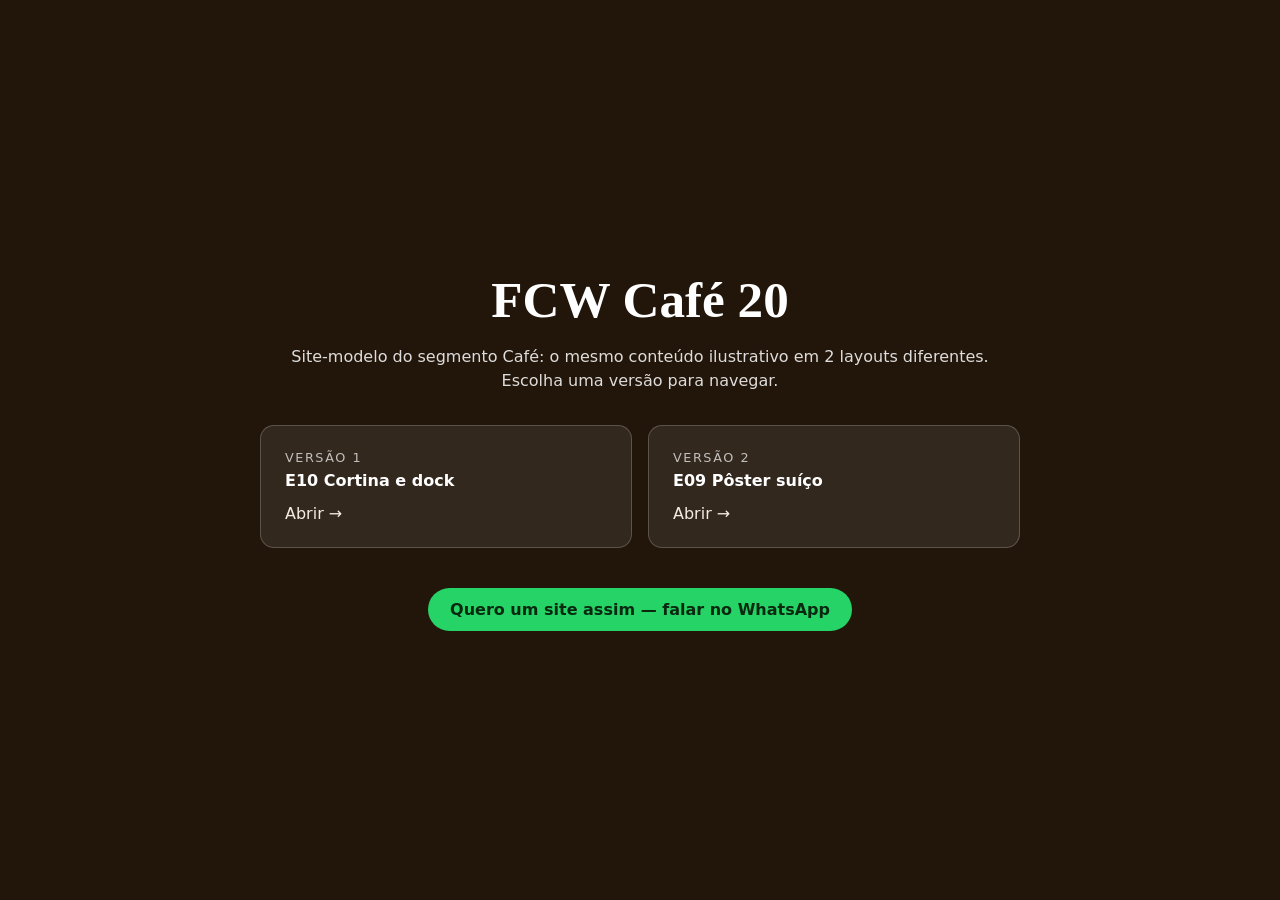
<file: index.html>
<!DOCTYPE html>
<html lang="pt-BR">
<head>
<meta charset="UTF-8" />
<meta name="viewport" content="width=device-width, initial-scale=1" />
<title>FCW Café 20 — site-modelo Kingdomapps</title>
<meta name="description" content="Site-modelo FCW Café 20 (segmento Café) em 2 layouts. Kingdomapps." />
<link rel="icon" href="assets/img/favicon.svg" type="image/svg+xml" />
<link rel="icon" href="assets/img/favicon.png" sizes="64x64" />
<meta property="og:type" content="website" />
<meta property="og:title" content="FCW Café 20 — site-modelo Kingdomapps" />
<meta property="og:image" content="https://fcwwebsites.github.io/kingdomapps-modelo-fcw-cafe-20/assets/img/og-image.jpg" />
<meta property="og:url" content="https://fcwwebsites.github.io/kingdomapps-modelo-fcw-cafe-20/" />
<style>
body{margin:0;font-family:system-ui,-apple-system,Segoe UI,Roboto,sans-serif;background:#22160b;color:#fff;min-height:100vh;display:grid;place-items:center}
main{max-width:760px;padding:48px 24px;text-align:center}h1{font-family:Georgia,serif;font-size:clamp(2rem,6vw,3.2rem);margin:0 0 .3em}
p{opacity:.85;line-height:1.5}.grid{display:grid;grid-template-columns:repeat(auto-fit,minmax(240px,1fr));gap:16px;margin:32px 0}
.card{display:flex;flex-direction:column;gap:6px;padding:24px;border-radius:14px;background:rgba(255,255,255,.08);border:1px solid rgba(255,255,255,.2);color:#fff;text-decoration:none;text-align:left}
.card:hover,.card:focus-visible{background:rgba(255,255,255,.16)}.n{font-size:.8rem;letter-spacing:.12em;text-transform:uppercase;opacity:.7}.go{margin-top:8px;color:#f4ede4}
.wa{display:inline-block;margin-top:8px;padding:12px 22px;border-radius:999px;background:#25d366;color:#08290f;font-weight:700;text-decoration:none}
</style>
<!-- Google tag (gtag.js) -->
<script async src="https://www.googletagmanager.com/gtag/js?id=G-NJ030BJ0Z8"></script>
<script>
  window.dataLayer = window.dataLayer || [];
  function gtag(){dataLayer.push(arguments);}
  gtag('js', new Date());
  gtag('config', 'G-NJ030BJ0Z8');
</script>
<script>/* Kingdomapps GA4 eventos CTA */(function(){try{var ev=function(n,p){try{if(typeof gtag==='function')gtag('event',n,p);}catch(e){}};document.addEventListener('click',function(e){var a=e.target&&e.target.closest?e.target.closest('a[href]'):null;if(!a)return;var h=a.href||'',p={link_url:h};if(a.dataset&&a.dataset.plan)p.plan=a.dataset.plan;if(/wa\.me|api\.whatsapp\.com|whatsapp:/i.test(h))ev('click_whatsapp',p);else if(/ifood/i.test(h))ev('click_ifood',p);else if(/99app|99food|\/\/(www\.)?99\.|food\.99/i.test(h))ev('click_99',p);},true);document.addEventListener('submit',function(e){var f=e.target;ev('generate_lead',{form_id:(f&&(f.id||f.getAttribute('name')))||'form',page_location:location.href});},true);}catch(e){}})();</script>
</head>
<body>
<main>
<h1>FCW Café 20</h1>
<p>Site-modelo do segmento Café: o mesmo conteúdo ilustrativo em 2 layouts diferentes. Escolha uma versão para navegar.</p>
<div class="grid"><a class="card" href="v1/"><span class="n">Versão 1</span><strong>E10 Cortina e dock</strong><span class="go">Abrir →</span></a><a class="card" href="v2/"><span class="n">Versão 2</span><strong>E09 Pôster suíço</strong><span class="go">Abrir →</span></a></div>
<a class="wa" href="https://wa.me/5511947904394?text=Ol%C3%A1!%20Vim%20pelo%20site%20e%20gostaria%20de%20mais%20informa%C3%A7%C3%B5es." target="_blank" rel="noopener">Quero um site assim — falar no WhatsApp</a>
</main>
</body>
</html>
</file>
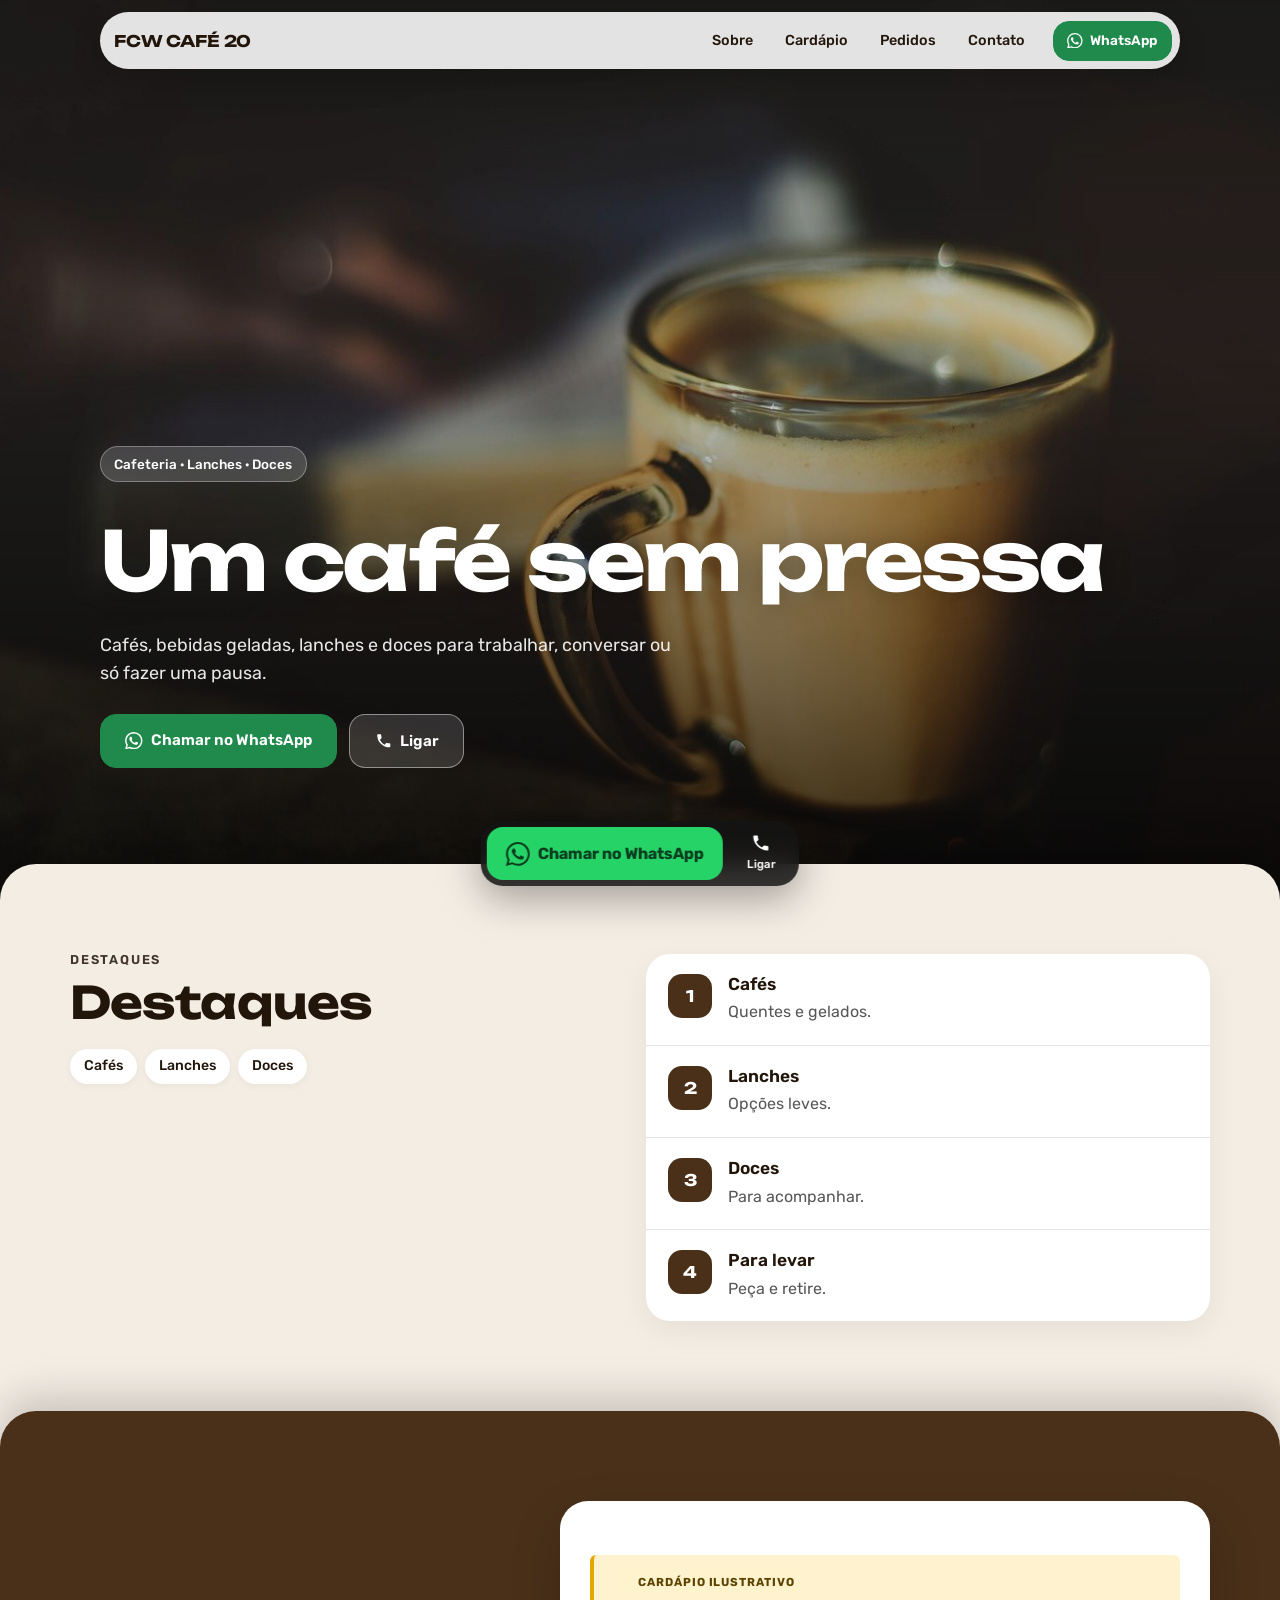
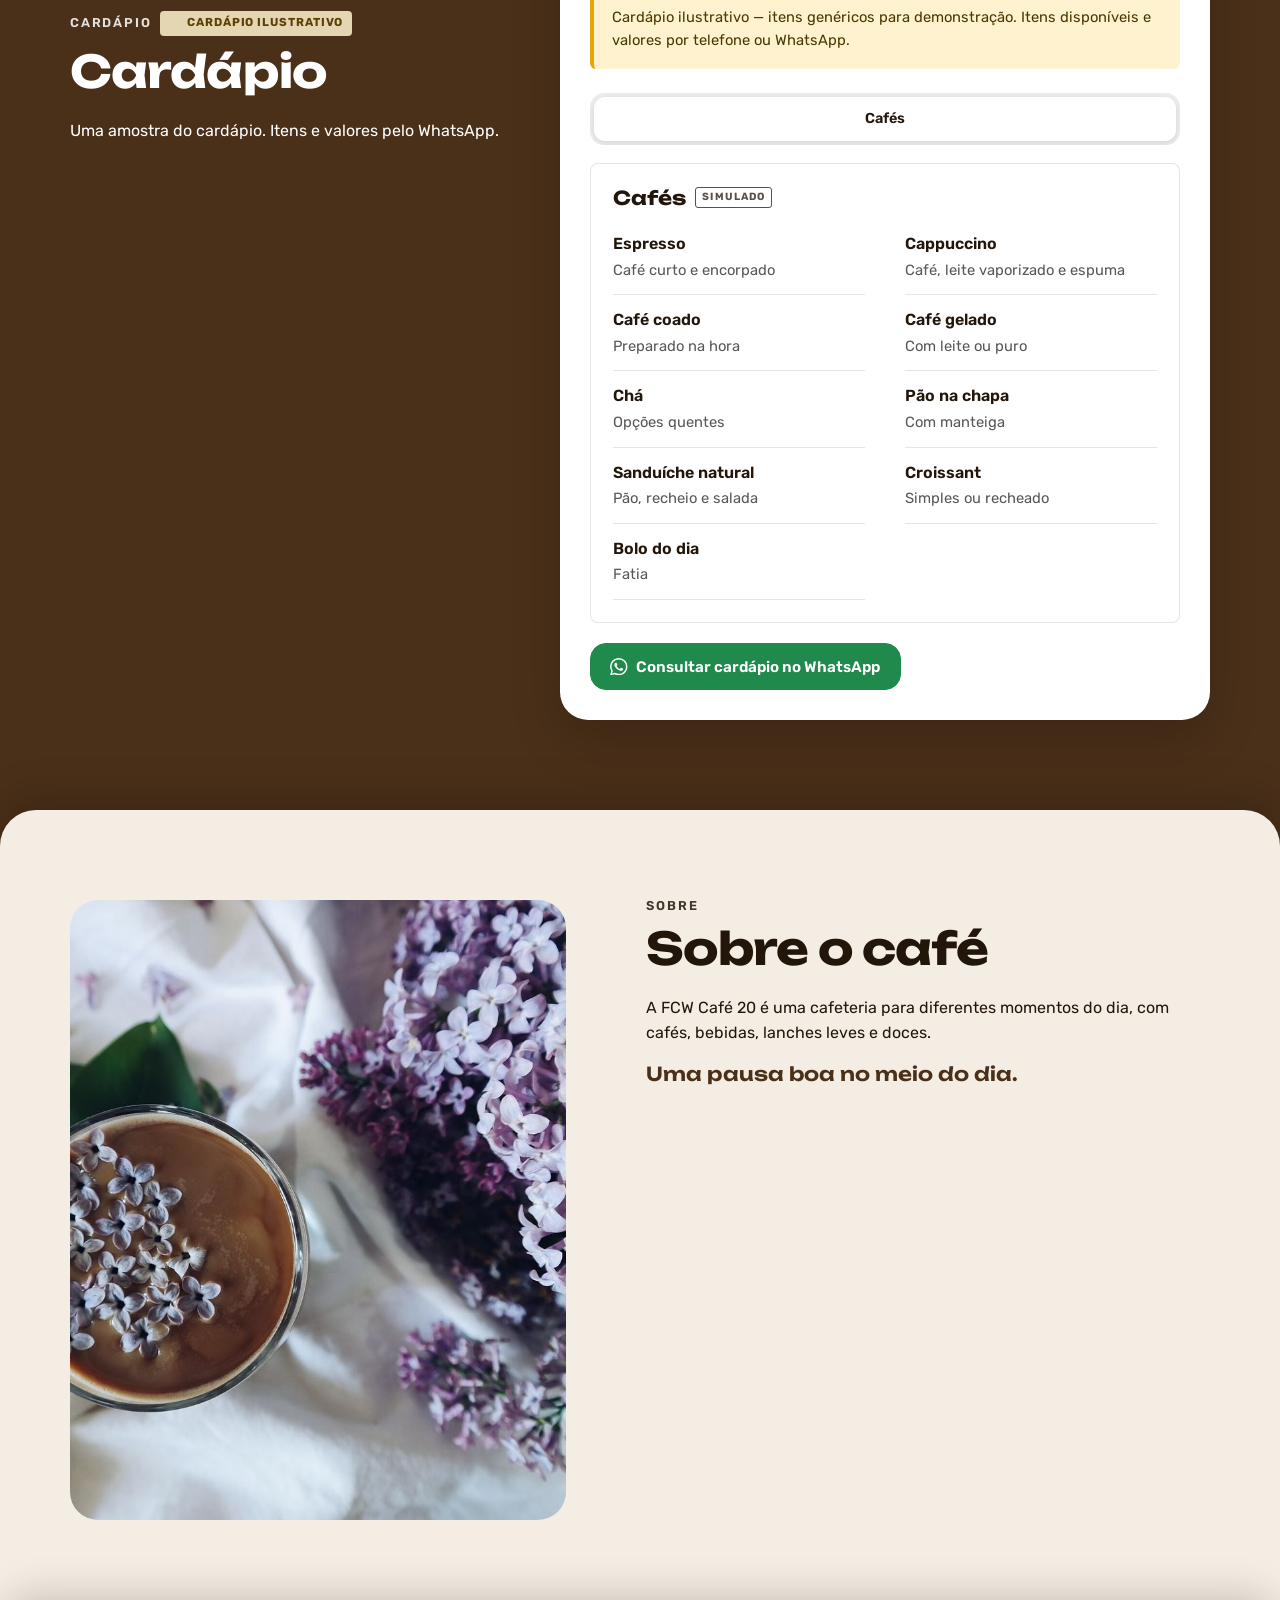
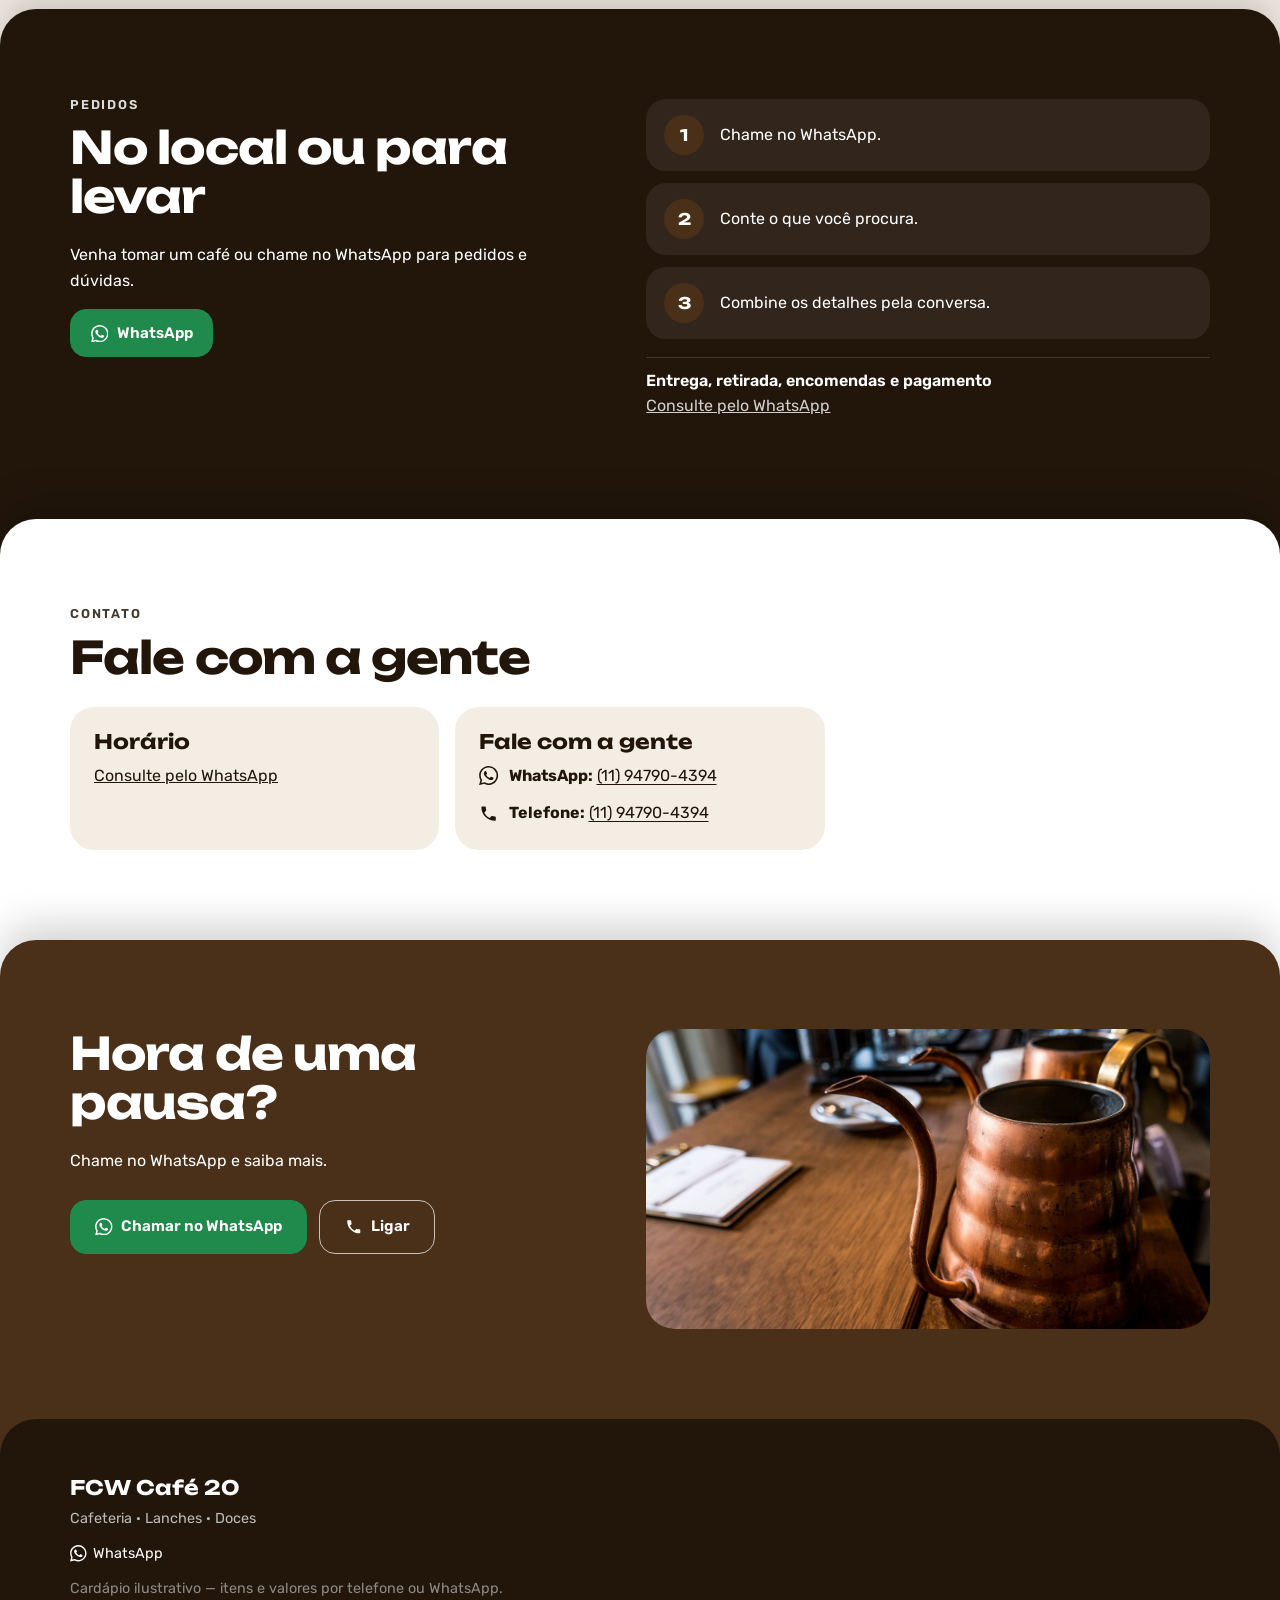
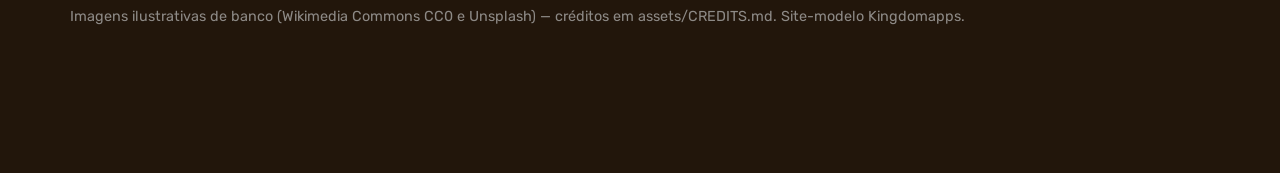
<file: v1/index.html>
<!DOCTYPE html>
<html lang="pt-BR">
<head>
<meta charset="UTF-8" />
<meta name="viewport" content="width=device-width, initial-scale=1" />
<title>FCW Café 20 | Cafeteria</title>
<meta name="description" content="Cafés, bebidas, lanches e doces para uma pausa sem pressa. Fale com a FCW Café 20 pelo WhatsApp." />
<meta name="theme-color" content="#22160b" />
<link rel="preconnect" href="https://fonts.googleapis.com" />
<link rel="preconnect" href="https://fonts.gstatic.com" crossorigin />
<link rel="stylesheet" href="https://fonts.googleapis.com/css2?family=Unbounded:wght@500;700&family=Rubik:wght@400;500;600&display=swap" />
<link rel="stylesheet" href="../assets/core.css" />
<link rel="stylesheet" href="../assets/E10.css" />
<style>:root{--brand:#4a3019;--brand2:#f4ede4;--brand-ink:#22160b}</style>
<link rel="icon" href="../assets/img/favicon.svg" type="image/svg+xml" />
<link rel="icon" href="../assets/img/favicon.png" sizes="64x64" />
<link rel="apple-touch-icon" href="../assets/img/apple-touch-icon.png" />
<meta property="og:type" content="website" />
<meta property="og:title" content="FCW Café 20 | Cafeteria" />
<meta property="og:description" content="Cafés, bebidas, lanches e doces para uma pausa sem pressa. Fale com a FCW Café 20 pelo WhatsApp." />
<meta property="og:image" content="https://fcwwebsites.github.io/kingdomapps-modelo-fcw-cafe-20/assets/img/og-image.jpg" />
<meta property="og:url" content="https://fcwwebsites.github.io/kingdomapps-modelo-fcw-cafe-20/" />
<meta name="twitter:card" content="summary_large_image" />
<!-- Google tag (gtag.js) -->
<script async src="https://www.googletagmanager.com/gtag/js?id=G-NJ030BJ0Z8"></script>
<script>
  window.dataLayer = window.dataLayer || [];
  function gtag(){dataLayer.push(arguments);}
  gtag('js', new Date());
  gtag('config', 'G-NJ030BJ0Z8');
</script>
<script>/* Kingdomapps GA4 eventos CTA */(function(){try{var ev=function(n,p){try{if(typeof gtag==='function')gtag('event',n,p);}catch(e){}};document.addEventListener('click',function(e){var a=e.target&&e.target.closest?e.target.closest('a[href]'):null;if(!a)return;var h=a.href||'',p={link_url:h};if(a.dataset&&a.dataset.plan)p.plan=a.dataset.plan;if(/wa\.me|api\.whatsapp\.com|whatsapp:/i.test(h))ev('click_whatsapp',p);else if(/ifood/i.test(h))ev('click_ifood',p);else if(/99app|99food|\/\/(www\.)?99\.|food\.99/i.test(h))ev('click_99',p);},true);document.addEventListener('submit',function(e){var f=e.target;ev('generate_lead',{form_id:(f&&(f.id||f.getAttribute('name')))||'form',page_location:location.href});},true);}catch(e){}})();</script>
</head>
<body class="est-E10" data-hours='{}' data-hours-unknown='[]'>
<!-- Kingdomapps · site-modelo anonimizado -->
<a class="skip" href="#conteudo">Pular para o conteúdo</a>
<header class="site-header e10-header" id="header">
  <div class="e10-pill">
    <a class="brand e10-brand" href="#topo" aria-label="FCW Café 20 — início"><span class="brand-word e10-word">FCW Café 20</span></a>
    <nav class="site-nav e10-nav" id="site-nav" aria-label="Principal"><ul><li><a href="#sobre">Sobre</a></li><li><a href="#cardapio">Cardápio</a></li><li><a href="#entrega">Pedidos</a></li><li><a href="#contato">Contato</a></li></ul></nav>
    <a class="btn btn-wa btn-sm header-cta" href="https://wa.me/5511947904394?text=Ol%C3%A1!%20Vim%20pelo%20site%20e%20gostaria%20de%20mais%20informa%C3%A7%C3%B5es." target="_blank" rel="noopener"><svg viewBox="0 0 24 24" aria-hidden="true" focusable="false"><path fill="currentColor" d="M17.47 14.38c-.3-.15-1.76-.87-2.03-.97-.27-.1-.47-.15-.67.15-.2.3-.77.97-.94 1.16-.17.2-.35.22-.64.07-.3-.15-1.26-.46-2.39-1.47-.88-.79-1.48-1.76-1.65-2.06-.17-.3-.02-.46.13-.6.13-.14.3-.35.45-.52.15-.17.2-.3.3-.5.1-.2.05-.37-.03-.52-.07-.15-.67-1.61-.92-2.2-.24-.58-.49-.5-.67-.51h-.57c-.2 0-.52.07-.8.37-.27.3-1.04 1.02-1.04 2.48s1.07 2.88 1.21 3.07c.15.2 2.1 3.2 5.08 4.49.71.31 1.26.49 1.7.63.71.22 1.36.19 1.87.12.57-.09 1.76-.72 2-1.41.25-.7.25-1.29.18-1.41-.08-.13-.27-.2-.57-.35zM12.05 21.78a9.87 9.87 0 0 1-5.03-1.38l-.36-.21-3.74.98 1-3.65-.24-.37a9.86 9.86 0 0 1-1.51-5.26c0-5.45 4.44-9.88 9.89-9.88 2.64 0 5.12 1.03 6.99 2.9a9.83 9.83 0 0 1 2.89 6.99c0 5.45-4.44 9.88-9.89 9.88zm8.41-18.3A11.82 11.82 0 0 0 12.05 0C5.5 0 .16 5.34.16 11.89c0 2.1.55 4.14 1.59 5.95L.06 24l6.3-1.65a11.88 11.88 0 0 0 5.69 1.45c6.55 0 11.89-5.34 11.89-11.89 0-3.18-1.24-6.17-3.48-8.41z"/></svg><span>WhatsApp</span></a>
    <button class="nav-toggle" type="button" aria-expanded="false" aria-controls="site-nav"><span class="sr-only">Abrir menu</span><span class="bars" aria-hidden="true"></span></button>
  </div>
</header>
<main id="conteudo">
<div class="e10-curtain" aria-hidden="true"><img src="../assets/img/fotos-foto-1.jpg" width="1400" height="935" alt="" fetchpriority="high" /></div>
<section class="e10-hero" id="topo" aria-labelledby="hero-title">
  <div class="e10-hero-in">
    <p class="e10-eyebrow">Cafeteria · Lanches · Doces</p>
    <h1 id="hero-title">Um café sem pressa</h1>
    <p class="e10-lead">Cafés, bebidas geladas, lanches e doces para trabalhar, conversar ou só fazer uma pausa.</p>
    <div class="hero-ctas"><a class="btn btn-wa btn-lg" href="https://wa.me/5511947904394?text=Ol%C3%A1!%20Vim%20pelo%20site%20e%20gostaria%20de%20mais%20informa%C3%A7%C3%B5es." target="_blank" rel="noopener"><svg viewBox="0 0 24 24" aria-hidden="true" focusable="false"><path fill="currentColor" d="M17.47 14.38c-.3-.15-1.76-.87-2.03-.97-.27-.1-.47-.15-.67.15-.2.3-.77.97-.94 1.16-.17.2-.35.22-.64.07-.3-.15-1.26-.46-2.39-1.47-.88-.79-1.48-1.76-1.65-2.06-.17-.3-.02-.46.13-.6.13-.14.3-.35.45-.52.15-.17.2-.3.3-.5.1-.2.05-.37-.03-.52-.07-.15-.67-1.61-.92-2.2-.24-.58-.49-.5-.67-.51h-.57c-.2 0-.52.07-.8.37-.27.3-1.04 1.02-1.04 2.48s1.07 2.88 1.21 3.07c.15.2 2.1 3.2 5.08 4.49.71.31 1.26.49 1.7.63.71.22 1.36.19 1.87.12.57-.09 1.76-.72 2-1.41.25-.7.25-1.29.18-1.41-.08-.13-.27-.2-.57-.35zM12.05 21.78a9.87 9.87 0 0 1-5.03-1.38l-.36-.21-3.74.98 1-3.65-.24-.37a9.86 9.86 0 0 1-1.51-5.26c0-5.45 4.44-9.88 9.89-9.88 2.64 0 5.12 1.03 6.99 2.9a9.83 9.83 0 0 1 2.89 6.99c0 5.45-4.44 9.88-9.89 9.88zm8.41-18.3A11.82 11.82 0 0 0 12.05 0C5.5 0 .16 5.34.16 11.89c0 2.1.55 4.14 1.59 5.95L.06 24l6.3-1.65a11.88 11.88 0 0 0 5.69 1.45c6.55 0 11.89-5.34 11.89-11.89 0-3.18-1.24-6.17-3.48-8.41z"/></svg><span>Chamar no WhatsApp</span></a><a class="btn btn-ghost btn-lg e10-glass btn-tel" href="tel:+5511947904394"><svg viewBox="0 0 24 24" aria-hidden="true" focusable="false"><path fill="currentColor" d="M6.6 10.8a15.1 15.1 0 0 0 6.6 6.6l2.2-2.2a1 1 0 0 1 1-.25 11.4 11.4 0 0 0 3.6.57 1 1 0 0 1 1 1V20a1 1 0 0 1-1 1A17 17 0 0 1 3 4a1 1 0 0 1 1-1h3.5a1 1 0 0 1 1 1c0 1.25.2 2.45.57 3.57a1 1 0 0 1-.25 1z"/></svg><span>Ligar</span></a></div>
  </div>
  <p class="sr-only">Imagem ilustrativa: café com leite em caneca de vidro</p>
  <a class="e10-scroll" href="#destaques" aria-label="Rolar para o conteúdo"><span aria-hidden="true">↓</span></a>
</section>
<section class="e10-sheet e10-paper" id="destaques" aria-labelledby="dest-title">
  <div class="wrap e10-split">
    <div><p class="e10-kicker">Destaques</p><h2 id="dest-title">Destaques</h2><ul class="e10-chips"><li>Cafés</li><li>Lanches</li><li>Doces</li></ul></div>
    <ul class="e10-list"><li class="e10-row"><span class="e10-ico" aria-hidden="true">1</span><div><h3>Cafés</h3><p>Quentes e gelados.</p></div></li><li class="e10-row"><span class="e10-ico" aria-hidden="true">2</span><div><h3>Lanches</h3><p>Opções leves.</p></div></li><li class="e10-row"><span class="e10-ico" aria-hidden="true">3</span><div><h3>Doces</h3><p>Para acompanhar.</p></div></li><li class="e10-row"><span class="e10-ico" aria-hidden="true">4</span><div><h3>Para levar</h3><p>Peça e retire.</p></div></li></ul>
  </div>
</section>
<section class="e10-sheet e10-tone cardapio" id="cardapio" aria-labelledby="menu-title">
  <div class="wrap e10-menu">
    <div class="e10-menu-head"><p class="e10-kicker">Cardápio <span class="sim-badge">Cardápio ilustrativo</span></p><h2 id="menu-title">Cardápio</h2><p>Uma amostra do cardápio. Itens e valores pelo WhatsApp.</p></div>
    <div class="e10-menu-card menu"><div class="sim-notice" role="note"><span class="sim-badge">Cardápio ilustrativo</span><p>Cardápio ilustrativo — itens genéricos para demonstração. Itens disponíveis e valores por telefone ou WhatsApp.</p></div><div class="menu-tabs" role="tablist" aria-label="Categorias do cardápio"><button type="button" role="tab" id="tab-0" aria-controls="menu-0" aria-selected="true">Cafés</button></div><div class="menu-panel" role="tabpanel" id="menu-0" aria-labelledby="tab-0" tabindex="0"><h3 class="menu-cat">Cafés <span class="sim-tag">Simulado</span></h3><ul class="menu-list"><li class="mi"><span class="mi-name">Espresso</span><span class="mi-desc">Café curto e encorpado</span></li><li class="mi"><span class="mi-name">Cappuccino</span><span class="mi-desc">Café, leite vaporizado e espuma</span></li><li class="mi"><span class="mi-name">Café coado</span><span class="mi-desc">Preparado na hora</span></li><li class="mi"><span class="mi-name">Café gelado</span><span class="mi-desc">Com leite ou puro</span></li><li class="mi"><span class="mi-name">Chá</span><span class="mi-desc">Opções quentes</span></li><li class="mi"><span class="mi-name">Pão na chapa</span><span class="mi-desc">Com manteiga</span></li><li class="mi"><span class="mi-name">Sanduíche natural</span><span class="mi-desc">Pão, recheio e salada</span></li><li class="mi"><span class="mi-name">Croissant</span><span class="mi-desc">Simples ou recheado</span></li><li class="mi"><span class="mi-name">Bolo do dia</span><span class="mi-desc">Fatia</span></li></ul></div><div class="e10-menu-cta"><a class="btn btn-wa" href="https://wa.me/5511947904394?text=Ol%C3%A1!%20Vim%20pelo%20site%20e%20gostaria%20de%20mais%20informa%C3%A7%C3%B5es." target="_blank" rel="noopener"><svg viewBox="0 0 24 24" aria-hidden="true" focusable="false"><path fill="currentColor" d="M17.47 14.38c-.3-.15-1.76-.87-2.03-.97-.27-.1-.47-.15-.67.15-.2.3-.77.97-.94 1.16-.17.2-.35.22-.64.07-.3-.15-1.26-.46-2.39-1.47-.88-.79-1.48-1.76-1.65-2.06-.17-.3-.02-.46.13-.6.13-.14.3-.35.45-.52.15-.17.2-.3.3-.5.1-.2.05-.37-.03-.52-.07-.15-.67-1.61-.92-2.2-.24-.58-.49-.5-.67-.51h-.57c-.2 0-.52.07-.8.37-.27.3-1.04 1.02-1.04 2.48s1.07 2.88 1.21 3.07c.15.2 2.1 3.2 5.08 4.49.71.31 1.26.49 1.7.63.71.22 1.36.19 1.87.12.57-.09 1.76-.72 2-1.41.25-.7.25-1.29.18-1.41-.08-.13-.27-.2-.57-.35zM12.05 21.78a9.87 9.87 0 0 1-5.03-1.38l-.36-.21-3.74.98 1-3.65-.24-.37a9.86 9.86 0 0 1-1.51-5.26c0-5.45 4.44-9.88 9.89-9.88 2.64 0 5.12 1.03 6.99 2.9a9.83 9.83 0 0 1 2.89 6.99c0 5.45-4.44 9.88-9.89 9.88zm8.41-18.3A11.82 11.82 0 0 0 12.05 0C5.5 0 .16 5.34.16 11.89c0 2.1.55 4.14 1.59 5.95L.06 24l6.3-1.65a11.88 11.88 0 0 0 5.69 1.45c6.55 0 11.89-5.34 11.89-11.89 0-3.18-1.24-6.17-3.48-8.41z"/></svg><span>Consultar cardápio no WhatsApp</span></a></div></div>
  </div>
</section>
<section class="e10-sheet e10-paper" id="sobre" aria-labelledby="sobre-title">
  <div class="wrap e10-split e10-about">
    <figure class="e10-photo"><img src="../assets/img/fotos-foto-2.jpg" width="1400" height="933" alt="Imagem ilustrativa: café decorado com flores" loading="lazy" decoding="async" /><figcaption>Imagem ilustrativa: café decorado com flores</figcaption></figure>
    <div><p class="e10-kicker">Sobre</p><h2 id="sobre-title">Sobre o café</h2><p>A FCW Café 20 é uma cafeteria para diferentes momentos do dia, com cafés, bebidas, lanches leves e doces.</p><p class="e10-apoio">Uma pausa boa no meio do dia.</p></div>
  </div>
</section>
<section class="e10-sheet e10-ink" id="entrega" aria-labelledby="ent-title">
  <div class="wrap e10-split">
    <div><p class="e10-kicker">Pedidos</p><h2 id="ent-title">No local ou para levar</h2><p>Venha tomar um café ou chame no WhatsApp para pedidos e dúvidas.</p><div class="order-links"><a class="btn btn-wa" href="https://wa.me/5511947904394?text=Ol%C3%A1!%20Vim%20pelo%20site%20e%20gostaria%20de%20mais%20informa%C3%A7%C3%B5es." target="_blank" rel="noopener"><svg viewBox="0 0 24 24" aria-hidden="true" focusable="false"><path fill="currentColor" d="M17.47 14.38c-.3-.15-1.76-.87-2.03-.97-.27-.1-.47-.15-.67.15-.2.3-.77.97-.94 1.16-.17.2-.35.22-.64.07-.3-.15-1.26-.46-2.39-1.47-.88-.79-1.48-1.76-1.65-2.06-.17-.3-.02-.46.13-.6.13-.14.3-.35.45-.52.15-.17.2-.3.3-.5.1-.2.05-.37-.03-.52-.07-.15-.67-1.61-.92-2.2-.24-.58-.49-.5-.67-.51h-.57c-.2 0-.52.07-.8.37-.27.3-1.04 1.02-1.04 2.48s1.07 2.88 1.21 3.07c.15.2 2.1 3.2 5.08 4.49.71.31 1.26.49 1.7.63.71.22 1.36.19 1.87.12.57-.09 1.76-.72 2-1.41.25-.7.25-1.29.18-1.41-.08-.13-.27-.2-.57-.35zM12.05 21.78a9.87 9.87 0 0 1-5.03-1.38l-.36-.21-3.74.98 1-3.65-.24-.37a9.86 9.86 0 0 1-1.51-5.26c0-5.45 4.44-9.88 9.89-9.88 2.64 0 5.12 1.03 6.99 2.9a9.83 9.83 0 0 1 2.89 6.99c0 5.45-4.44 9.88-9.89 9.88zm8.41-18.3A11.82 11.82 0 0 0 12.05 0C5.5 0 .16 5.34.16 11.89c0 2.1.55 4.14 1.59 5.95L.06 24l6.3-1.65a11.88 11.88 0 0 0 5.69 1.45c6.55 0 11.89-5.34 11.89-11.89 0-3.18-1.24-6.17-3.48-8.41z"/></svg><span>WhatsApp</span></a></div></div>
    <div><ol class="e10-steps"><li><span>1</span><p>Chame no WhatsApp.</p></li><li><span>2</span><p>Conte o que você procura.</p></li><li><span>3</span><p>Combine os detalhes pela conversa.</p></li></ol><dl class="e10-kv"><div><dt>Entrega, retirada, encomendas e pagamento</dt><dd><a href="https://wa.me/5511947904394?text=Ol%C3%A1!%20Vim%20pelo%20site%20e%20gostaria%20de%20mais%20informa%C3%A7%C3%B5es." target="_blank" rel="noopener">Consulte pelo WhatsApp</a></dd></div></dl></div>
  </div>
</section>
<section class="e10-sheet e10-soft" id="contato" aria-labelledby="ct-title">
  <div class="wrap">
    <p class="e10-kicker">Contato</p><h2 id="ct-title">Fale com a gente</h2>
    <div class="e10-cards"><div class="ct-card ct-hours"><h3>Horário</h3><p><a href="https://wa.me/5511947904394?text=Ol%C3%A1!%20Vim%20pelo%20site%20e%20gostaria%20de%20mais%20informa%C3%A7%C3%B5es." target="_blank" rel="noopener">Consulte pelo WhatsApp</a></p></div><div class="ct-card"><h3>Fale com a gente</h3><ul class="ct-list"><li><svg viewBox="0 0 24 24" aria-hidden="true" focusable="false"><path fill="currentColor" d="M17.47 14.38c-.3-.15-1.76-.87-2.03-.97-.27-.1-.47-.15-.67.15-.2.3-.77.97-.94 1.16-.17.2-.35.22-.64.07-.3-.15-1.26-.46-2.39-1.47-.88-.79-1.48-1.76-1.65-2.06-.17-.3-.02-.46.13-.6.13-.14.3-.35.45-.52.15-.17.2-.3.3-.5.1-.2.05-.37-.03-.52-.07-.15-.67-1.61-.92-2.2-.24-.58-.49-.5-.67-.51h-.57c-.2 0-.52.07-.8.37-.27.3-1.04 1.02-1.04 2.48s1.07 2.88 1.21 3.07c.15.2 2.1 3.2 5.08 4.49.71.31 1.26.49 1.7.63.71.22 1.36.19 1.87.12.57-.09 1.76-.72 2-1.41.25-.7.25-1.29.18-1.41-.08-.13-.27-.2-.57-.35zM12.05 21.78a9.87 9.87 0 0 1-5.03-1.38l-.36-.21-3.74.98 1-3.65-.24-.37a9.86 9.86 0 0 1-1.51-5.26c0-5.45 4.44-9.88 9.89-9.88 2.64 0 5.12 1.03 6.99 2.9a9.83 9.83 0 0 1 2.89 6.99c0 5.45-4.44 9.88-9.89 9.88zm8.41-18.3A11.82 11.82 0 0 0 12.05 0C5.5 0 .16 5.34.16 11.89c0 2.1.55 4.14 1.59 5.95L.06 24l6.3-1.65a11.88 11.88 0 0 0 5.69 1.45c6.55 0 11.89-5.34 11.89-11.89 0-3.18-1.24-6.17-3.48-8.41z"/></svg><span><strong>WhatsApp:</strong> <a href="https://wa.me/5511947904394?text=Ol%C3%A1!%20Vim%20pelo%20site%20e%20gostaria%20de%20mais%20informa%C3%A7%C3%B5es." target="_blank" rel="noopener">(11) 94790-4394</a></span></li><li><svg viewBox="0 0 24 24" aria-hidden="true" focusable="false"><path fill="currentColor" d="M6.6 10.8a15.1 15.1 0 0 0 6.6 6.6l2.2-2.2a1 1 0 0 1 1-.25 11.4 11.4 0 0 0 3.6.57 1 1 0 0 1 1 1V20a1 1 0 0 1-1 1A17 17 0 0 1 3 4a1 1 0 0 1 1-1h3.5a1 1 0 0 1 1 1c0 1.25.2 2.45.57 3.57a1 1 0 0 1-.25 1z"/></svg><span><strong>Telefone:</strong> <a href="tel:+5511947904394">(11) 94790-4394</a></span></li></ul></div></div>
  </div>
</section>
<section class="e10-sheet e10-tone cta-final" id="cta-final" aria-labelledby="cta-title">
  <div class="wrap e10-split e10-cta">
    <div><h2 id="cta-title">Hora de uma pausa?</h2><p>Chame no WhatsApp e saiba mais.</p><div class="hero-ctas"><a class="btn btn-wa btn-lg" href="https://wa.me/5511947904394?text=Ol%C3%A1!%20Vim%20pelo%20site%20e%20gostaria%20de%20mais%20informa%C3%A7%C3%B5es." target="_blank" rel="noopener"><svg viewBox="0 0 24 24" aria-hidden="true" focusable="false"><path fill="currentColor" d="M17.47 14.38c-.3-.15-1.76-.87-2.03-.97-.27-.1-.47-.15-.67.15-.2.3-.77.97-.94 1.16-.17.2-.35.22-.64.07-.3-.15-1.26-.46-2.39-1.47-.88-.79-1.48-1.76-1.65-2.06-.17-.3-.02-.46.13-.6.13-.14.3-.35.45-.52.15-.17.2-.3.3-.5.1-.2.05-.37-.03-.52-.07-.15-.67-1.61-.92-2.2-.24-.58-.49-.5-.67-.51h-.57c-.2 0-.52.07-.8.37-.27.3-1.04 1.02-1.04 2.48s1.07 2.88 1.21 3.07c.15.2 2.1 3.2 5.08 4.49.71.31 1.26.49 1.7.63.71.22 1.36.19 1.87.12.57-.09 1.76-.72 2-1.41.25-.7.25-1.29.18-1.41-.08-.13-.27-.2-.57-.35zM12.05 21.78a9.87 9.87 0 0 1-5.03-1.38l-.36-.21-3.74.98 1-3.65-.24-.37a9.86 9.86 0 0 1-1.51-5.26c0-5.45 4.44-9.88 9.89-9.88 2.64 0 5.12 1.03 6.99 2.9a9.83 9.83 0 0 1 2.89 6.99c0 5.45-4.44 9.88-9.89 9.88zm8.41-18.3A11.82 11.82 0 0 0 12.05 0C5.5 0 .16 5.34.16 11.89c0 2.1.55 4.14 1.59 5.95L.06 24l6.3-1.65a11.88 11.88 0 0 0 5.69 1.45c6.55 0 11.89-5.34 11.89-11.89 0-3.18-1.24-6.17-3.48-8.41z"/></svg><span>Chamar no WhatsApp</span></a><a class="btn btn-ghost btn-lg" href="tel:+5511947904394"><svg viewBox="0 0 24 24" aria-hidden="true" focusable="false"><path fill="currentColor" d="M6.6 10.8a15.1 15.1 0 0 0 6.6 6.6l2.2-2.2a1 1 0 0 1 1-.25 11.4 11.4 0 0 0 3.6.57 1 1 0 0 1 1 1V20a1 1 0 0 1-1 1A17 17 0 0 1 3 4a1 1 0 0 1 1-1h3.5a1 1 0 0 1 1 1c0 1.25.2 2.45.57 3.57a1 1 0 0 1-.25 1z"/></svg><span>Ligar</span></a></div></div>
    <div class="e10-cta-img"><figure class="e10-photo"><img src="../assets/img/fotos-foto-3.jpg" width="1400" height="936" alt="Imagem ilustrativa: chaleiras de cobre" loading="lazy" decoding="async" /></figure></div>
  </div>
</section>
</main>
<footer class="site-footer e10-footer">
  <div class="wrap">
    <p class="f-name">FCW Café 20</p><p>Cafeteria · Lanches · Doces</p>
    <nav class="f-links" aria-label="Links"><a href="https://wa.me/5511947904394?text=Ol%C3%A1!%20Vim%20pelo%20site%20e%20gostaria%20de%20mais%20informa%C3%A7%C3%B5es." target="_blank" rel="noopener"><svg viewBox="0 0 24 24" aria-hidden="true" focusable="false"><path fill="currentColor" d="M17.47 14.38c-.3-.15-1.76-.87-2.03-.97-.27-.1-.47-.15-.67.15-.2.3-.77.97-.94 1.16-.17.2-.35.22-.64.07-.3-.15-1.26-.46-2.39-1.47-.88-.79-1.48-1.76-1.65-2.06-.17-.3-.02-.46.13-.6.13-.14.3-.35.45-.52.15-.17.2-.3.3-.5.1-.2.05-.37-.03-.52-.07-.15-.67-1.61-.92-2.2-.24-.58-.49-.5-.67-.51h-.57c-.2 0-.52.07-.8.37-.27.3-1.04 1.02-1.04 2.48s1.07 2.88 1.21 3.07c.15.2 2.1 3.2 5.08 4.49.71.31 1.26.49 1.7.63.71.22 1.36.19 1.87.12.57-.09 1.76-.72 2-1.41.25-.7.25-1.29.18-1.41-.08-.13-.27-.2-.57-.35zM12.05 21.78a9.87 9.87 0 0 1-5.03-1.38l-.36-.21-3.74.98 1-3.65-.24-.37a9.86 9.86 0 0 1-1.51-5.26c0-5.45 4.44-9.88 9.89-9.88 2.64 0 5.12 1.03 6.99 2.9a9.83 9.83 0 0 1 2.89 6.99c0 5.45-4.44 9.88-9.89 9.88zm8.41-18.3A11.82 11.82 0 0 0 12.05 0C5.5 0 .16 5.34.16 11.89c0 2.1.55 4.14 1.59 5.95L.06 24l6.3-1.65a11.88 11.88 0 0 0 5.69 1.45c6.55 0 11.89-5.34 11.89-11.89 0-3.18-1.24-6.17-3.48-8.41z"/></svg><span>WhatsApp</span></a></nav>
    <p class="f-note">Cardápio ilustrativo — itens e valores por telefone ou WhatsApp.</p>
    <p class="f-credit">Imagens ilustrativas de banco (Wikimedia Commons CC0 e Unsplash) — créditos em assets/CREDITS.md. Site-modelo Kingdomapps.</p>
  </div>
</footer>
<div class="e10-dock" role="group" aria-label="Ações rápidas"><a class="wa-float" href="https://wa.me/5511947904394?text=Ol%C3%A1!%20Vim%20pelo%20site%20e%20gostaria%20de%20mais%20informa%C3%A7%C3%B5es." target="_blank" rel="noopener" aria-label="Chamar a FCW Café 20 no WhatsApp"><svg viewBox="0 0 24 24" aria-hidden="true" focusable="false"><path fill="currentColor" d="M17.47 14.38c-.3-.15-1.76-.87-2.03-.97-.27-.1-.47-.15-.67.15-.2.3-.77.97-.94 1.16-.17.2-.35.22-.64.07-.3-.15-1.26-.46-2.39-1.47-.88-.79-1.48-1.76-1.65-2.06-.17-.3-.02-.46.13-.6.13-.14.3-.35.45-.52.15-.17.2-.3.3-.5.1-.2.05-.37-.03-.52-.07-.15-.67-1.61-.92-2.2-.24-.58-.49-.5-.67-.51h-.57c-.2 0-.52.07-.8.37-.27.3-1.04 1.02-1.04 2.48s1.07 2.88 1.21 3.07c.15.2 2.1 3.2 5.08 4.49.71.31 1.26.49 1.7.63.71.22 1.36.19 1.87.12.57-.09 1.76-.72 2-1.41.25-.7.25-1.29.18-1.41-.08-.13-.27-.2-.57-.35zM12.05 21.78a9.87 9.87 0 0 1-5.03-1.38l-.36-.21-3.74.98 1-3.65-.24-.37a9.86 9.86 0 0 1-1.51-5.26c0-5.45 4.44-9.88 9.89-9.88 2.64 0 5.12 1.03 6.99 2.9a9.83 9.83 0 0 1 2.89 6.99c0 5.45-4.44 9.88-9.89 9.88zm8.41-18.3A11.82 11.82 0 0 0 12.05 0C5.5 0 .16 5.34.16 11.89c0 2.1.55 4.14 1.59 5.95L.06 24l6.3-1.65a11.88 11.88 0 0 0 5.69 1.45c6.55 0 11.89-5.34 11.89-11.89 0-3.18-1.24-6.17-3.48-8.41z"/></svg><span>Chamar no WhatsApp</span></a><a class="e10-dock-btn" href="tel:+5511947904394"><svg viewBox="0 0 24 24" aria-hidden="true" focusable="false"><path fill="currentColor" d="M6.6 10.8a15.1 15.1 0 0 0 6.6 6.6l2.2-2.2a1 1 0 0 1 1-.25 11.4 11.4 0 0 0 3.6.57 1 1 0 0 1 1 1V20a1 1 0 0 1-1 1A17 17 0 0 1 3 4a1 1 0 0 1 1-1h3.5a1 1 0 0 1 1 1c0 1.25.2 2.45.57 3.57a1 1 0 0 1-.25 1z"/></svg><span>Ligar</span></a></div>
<script src="../assets/site.js" defer></script>
</body>
</html>
</file>
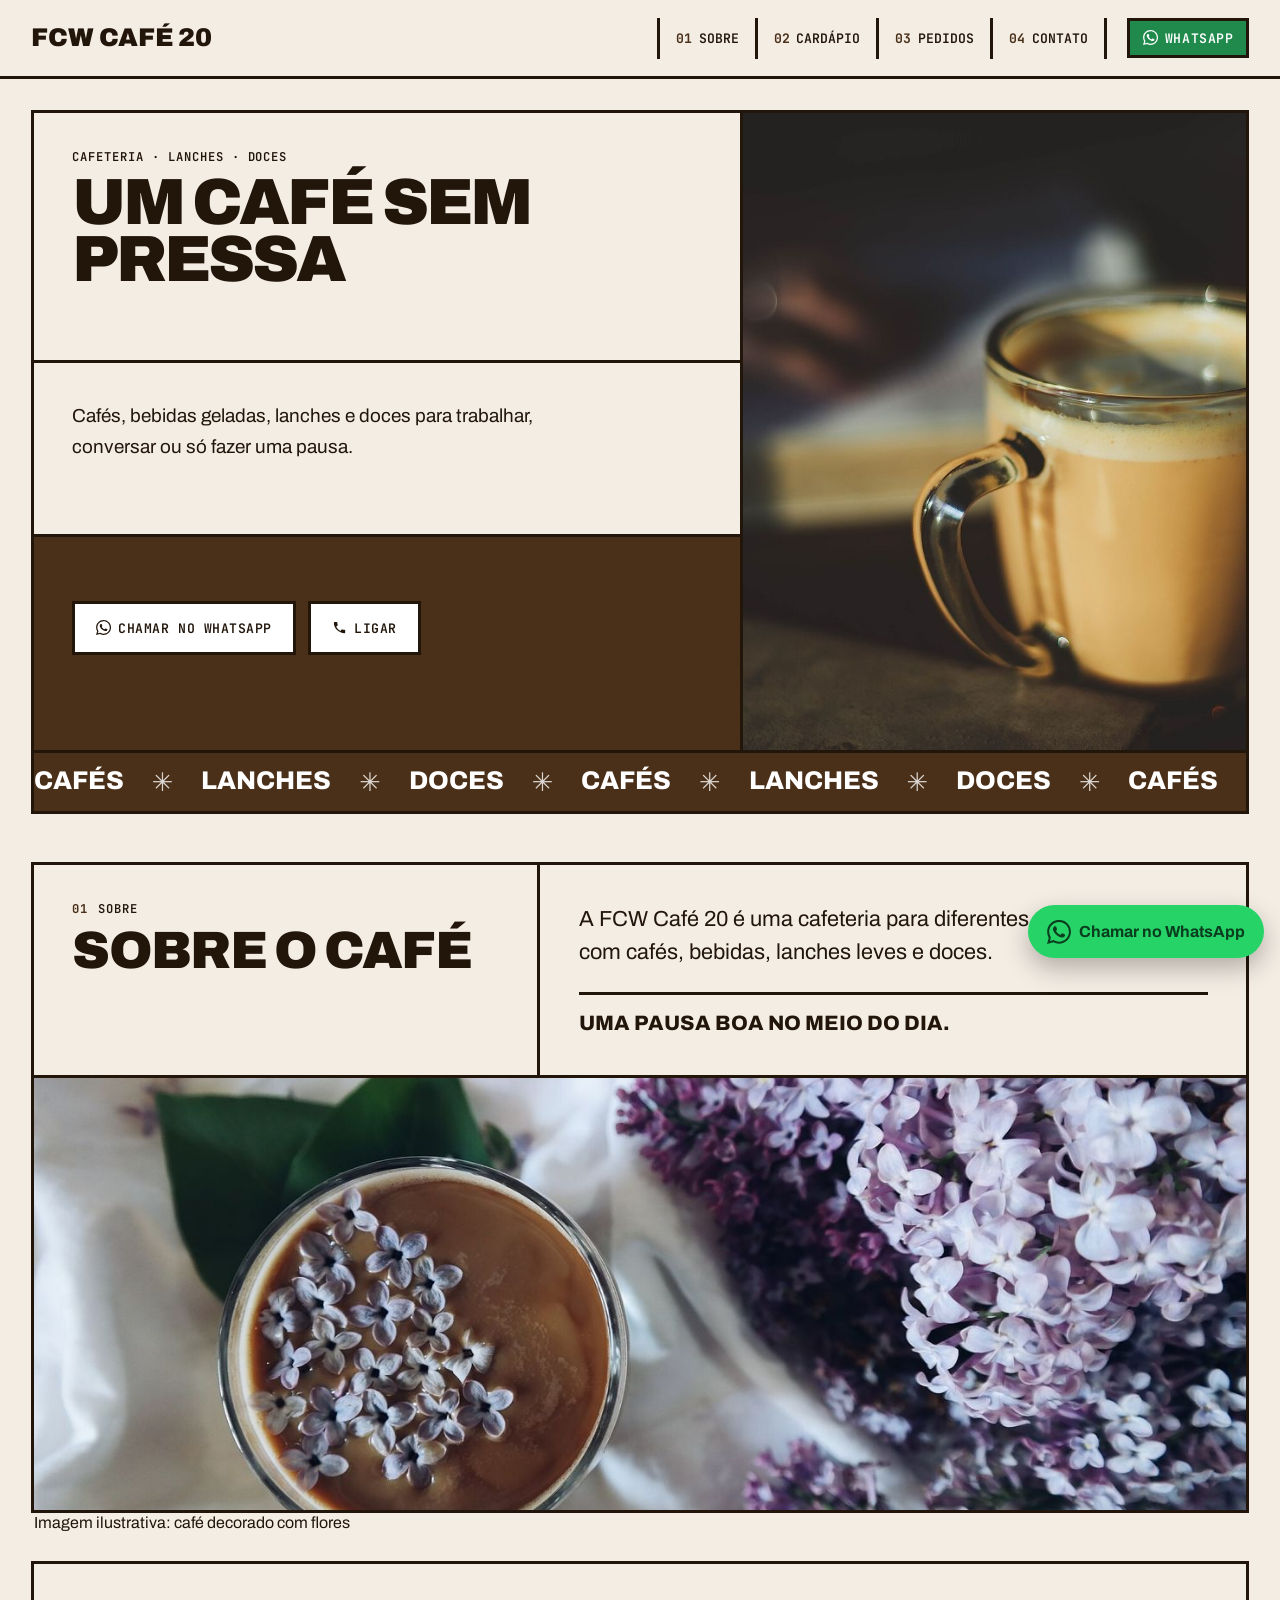
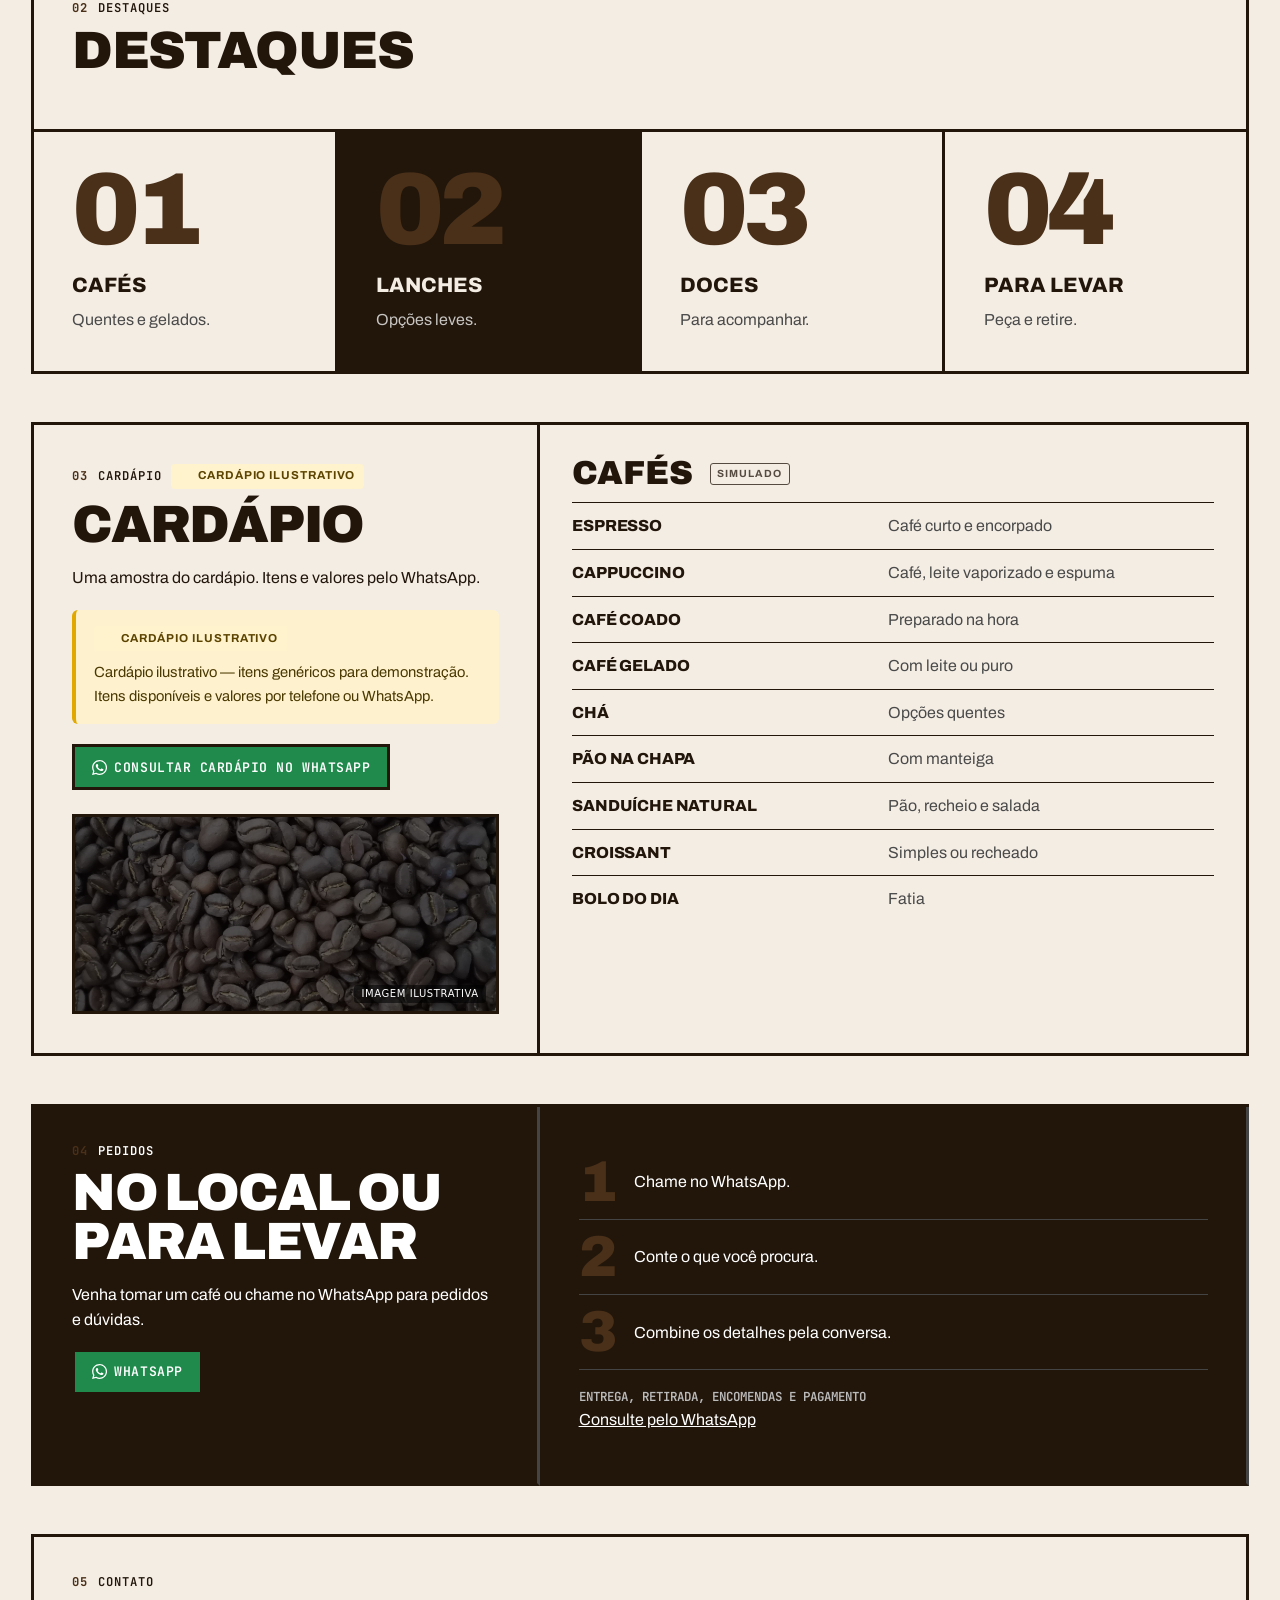
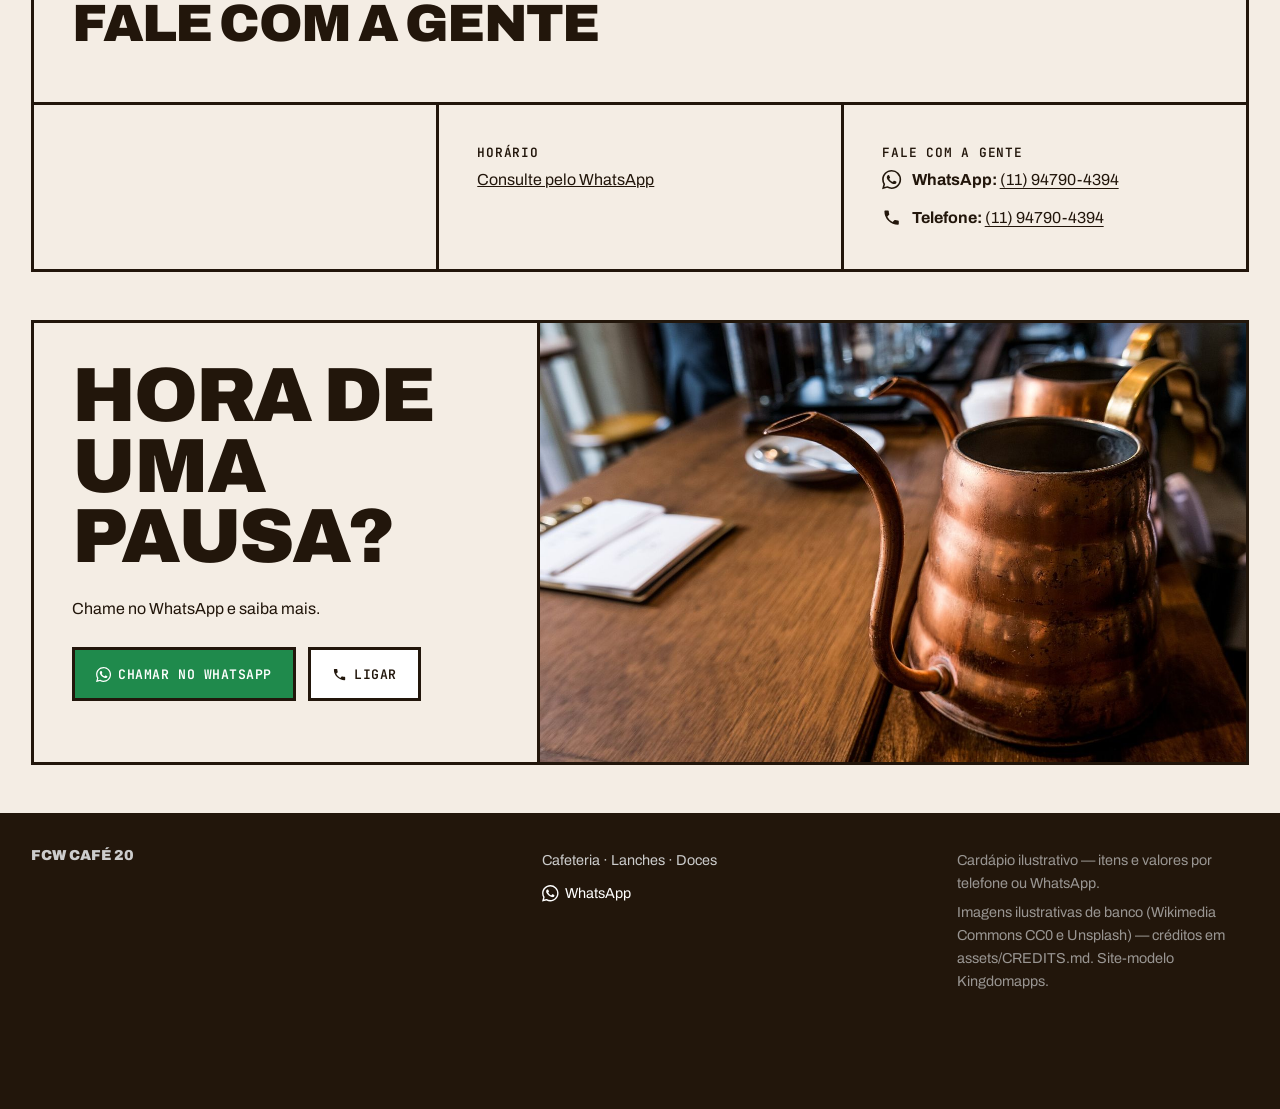
<file: v2/index.html>
<!DOCTYPE html>
<html lang="pt-BR">
<head>
<meta charset="UTF-8" />
<meta name="viewport" content="width=device-width, initial-scale=1" />
<title>FCW Café 20 | Cafeteria</title>
<meta name="description" content="Cafés, bebidas, lanches e doces para uma pausa sem pressa. Fale com a FCW Café 20 pelo WhatsApp." />
<meta name="theme-color" content="#22160b" />
<link rel="preconnect" href="https://fonts.googleapis.com" />
<link rel="preconnect" href="https://fonts.gstatic.com" crossorigin />
<link rel="stylesheet" href="https://fonts.googleapis.com/css2?family=Archivo:wght@400;600;800;900&family=JetBrains+Mono:wght@600;700&display=swap" />
<link rel="stylesheet" href="../assets/core.css" />
<link rel="stylesheet" href="../assets/E09.css" />
<style>:root{--brand:#4a3019;--brand2:#f4ede4;--brand-ink:#22160b}</style>
<link rel="icon" href="../assets/img/favicon.svg" type="image/svg+xml" />
<link rel="icon" href="../assets/img/favicon.png" sizes="64x64" />
<link rel="apple-touch-icon" href="../assets/img/apple-touch-icon.png" />
<meta property="og:type" content="website" />
<meta property="og:title" content="FCW Café 20 | Cafeteria" />
<meta property="og:description" content="Cafés, bebidas, lanches e doces para uma pausa sem pressa. Fale com a FCW Café 20 pelo WhatsApp." />
<meta property="og:image" content="https://fcwwebsites.github.io/kingdomapps-modelo-fcw-cafe-20/assets/img/og-image.jpg" />
<meta property="og:url" content="https://fcwwebsites.github.io/kingdomapps-modelo-fcw-cafe-20/" />
<meta name="twitter:card" content="summary_large_image" />
<!-- Google tag (gtag.js) -->
<script async src="https://www.googletagmanager.com/gtag/js?id=G-NJ030BJ0Z8"></script>
<script>
  window.dataLayer = window.dataLayer || [];
  function gtag(){dataLayer.push(arguments);}
  gtag('js', new Date());
  gtag('config', 'G-NJ030BJ0Z8');
</script>
<script>/* Kingdomapps GA4 eventos CTA */(function(){try{var ev=function(n,p){try{if(typeof gtag==='function')gtag('event',n,p);}catch(e){}};document.addEventListener('click',function(e){var a=e.target&&e.target.closest?e.target.closest('a[href]'):null;if(!a)return;var h=a.href||'',p={link_url:h};if(a.dataset&&a.dataset.plan)p.plan=a.dataset.plan;if(/wa\.me|api\.whatsapp\.com|whatsapp:/i.test(h))ev('click_whatsapp',p);else if(/ifood/i.test(h))ev('click_ifood',p);else if(/99app|99food|\/\/(www\.)?99\.|food\.99/i.test(h))ev('click_99',p);},true);document.addEventListener('submit',function(e){var f=e.target;ev('generate_lead',{form_id:(f&&(f.id||f.getAttribute('name')))||'form',page_location:location.href});},true);}catch(e){}})();</script>
</head>
<body class="est-E09" data-hours='{}' data-hours-unknown='[]'>
<!-- Kingdomapps · site-modelo anonimizado -->
<a class="skip" href="#conteudo">Pular para o conteúdo</a>
<header class="site-header e9-header" id="header">
  <div class="e9-head">
    <a class="brand e9-brand" href="#topo" aria-label="FCW Café 20 — início"><span class="brand-word e9-word">FCW Café 20</span></a>
    <nav class="site-nav e9-nav" id="site-nav" aria-label="Principal"><ul><li><a href="#sobre"><span class="e9-n">01</span>Sobre</a></li><li><a href="#cardapio"><span class="e9-n">02</span>Cardápio</a></li><li><a href="#entrega"><span class="e9-n">03</span>Pedidos</a></li><li><a href="#contato"><span class="e9-n">04</span>Contato</a></li></ul></nav>
    <a class="btn btn-wa btn-sm header-cta" href="https://wa.me/5511947904394?text=Ol%C3%A1!%20Vim%20pelo%20site%20e%20gostaria%20de%20mais%20informa%C3%A7%C3%B5es." target="_blank" rel="noopener"><svg viewBox="0 0 24 24" aria-hidden="true" focusable="false"><path fill="currentColor" d="M17.47 14.38c-.3-.15-1.76-.87-2.03-.97-.27-.1-.47-.15-.67.15-.2.3-.77.97-.94 1.16-.17.2-.35.22-.64.07-.3-.15-1.26-.46-2.39-1.47-.88-.79-1.48-1.76-1.65-2.06-.17-.3-.02-.46.13-.6.13-.14.3-.35.45-.52.15-.17.2-.3.3-.5.1-.2.05-.37-.03-.52-.07-.15-.67-1.61-.92-2.2-.24-.58-.49-.5-.67-.51h-.57c-.2 0-.52.07-.8.37-.27.3-1.04 1.02-1.04 2.48s1.07 2.88 1.21 3.07c.15.2 2.1 3.2 5.08 4.49.71.31 1.26.49 1.7.63.71.22 1.36.19 1.87.12.57-.09 1.76-.72 2-1.41.25-.7.25-1.29.18-1.41-.08-.13-.27-.2-.57-.35zM12.05 21.78a9.87 9.87 0 0 1-5.03-1.38l-.36-.21-3.74.98 1-3.65-.24-.37a9.86 9.86 0 0 1-1.51-5.26c0-5.45 4.44-9.88 9.89-9.88 2.64 0 5.12 1.03 6.99 2.9a9.83 9.83 0 0 1 2.89 6.99c0 5.45-4.44 9.88-9.89 9.88zm8.41-18.3A11.82 11.82 0 0 0 12.05 0C5.5 0 .16 5.34.16 11.89c0 2.1.55 4.14 1.59 5.95L.06 24l6.3-1.65a11.88 11.88 0 0 0 5.69 1.45c6.55 0 11.89-5.34 11.89-11.89 0-3.18-1.24-6.17-3.48-8.41z"/></svg><span>WhatsApp</span></a>
    <button class="nav-toggle" type="button" aria-expanded="false" aria-controls="site-nav"><span class="sr-only">Abrir menu</span><span class="bars" aria-hidden="true"></span></button>
  </div>
</header>
<main id="conteudo">
<section class="e9-hero" id="topo" aria-labelledby="hero-title">
  <div class="e9-grid e9-hero-grid">
    <div class="e9-cell e9-hero-txt">
      <p class="e9-label">Cafeteria · Lanches · Doces</p>
      <h1 id="hero-title">Um café sem pressa</h1>
    </div>
    <div class="e9-cell e9-hero-photo"><figure class="e9-fig"><img src="../assets/img/fotos-foto-1.jpg" width="1400" height="935" alt="Imagem ilustrativa: café com leite em caneca de vidro" fetchpriority="high" /></figure></div>
    <div class="e9-cell e9-hero-lead"><p>Cafés, bebidas geladas, lanches e doces para trabalhar, conversar ou só fazer uma pausa.</p></div>
    <div class="e9-cell e9-hero-ctas"><div class="hero-ctas"><a class="btn btn-wa btn-lg" href="https://wa.me/5511947904394?text=Ol%C3%A1!%20Vim%20pelo%20site%20e%20gostaria%20de%20mais%20informa%C3%A7%C3%B5es." target="_blank" rel="noopener"><svg viewBox="0 0 24 24" aria-hidden="true" focusable="false"><path fill="currentColor" d="M17.47 14.38c-.3-.15-1.76-.87-2.03-.97-.27-.1-.47-.15-.67.15-.2.3-.77.97-.94 1.16-.17.2-.35.22-.64.07-.3-.15-1.26-.46-2.39-1.47-.88-.79-1.48-1.76-1.65-2.06-.17-.3-.02-.46.13-.6.13-.14.3-.35.45-.52.15-.17.2-.3.3-.5.1-.2.05-.37-.03-.52-.07-.15-.67-1.61-.92-2.2-.24-.58-.49-.5-.67-.51h-.57c-.2 0-.52.07-.8.37-.27.3-1.04 1.02-1.04 2.48s1.07 2.88 1.21 3.07c.15.2 2.1 3.2 5.08 4.49.71.31 1.26.49 1.7.63.71.22 1.36.19 1.87.12.57-.09 1.76-.72 2-1.41.25-.7.25-1.29.18-1.41-.08-.13-.27-.2-.57-.35zM12.05 21.78a9.87 9.87 0 0 1-5.03-1.38l-.36-.21-3.74.98 1-3.65-.24-.37a9.86 9.86 0 0 1-1.51-5.26c0-5.45 4.44-9.88 9.89-9.88 2.64 0 5.12 1.03 6.99 2.9a9.83 9.83 0 0 1 2.89 6.99c0 5.45-4.44 9.88-9.89 9.88zm8.41-18.3A11.82 11.82 0 0 0 12.05 0C5.5 0 .16 5.34.16 11.89c0 2.1.55 4.14 1.59 5.95L.06 24l6.3-1.65a11.88 11.88 0 0 0 5.69 1.45c6.55 0 11.89-5.34 11.89-11.89 0-3.18-1.24-6.17-3.48-8.41z"/></svg><span>Chamar no WhatsApp</span></a><a class="btn btn-ghost btn-lg btn-tel" href="tel:+5511947904394"><svg viewBox="0 0 24 24" aria-hidden="true" focusable="false"><path fill="currentColor" d="M6.6 10.8a15.1 15.1 0 0 0 6.6 6.6l2.2-2.2a1 1 0 0 1 1-.25 11.4 11.4 0 0 0 3.6.57 1 1 0 0 1 1 1V20a1 1 0 0 1-1 1A17 17 0 0 1 3 4a1 1 0 0 1 1-1h3.5a1 1 0 0 1 1 1c0 1.25.2 2.45.57 3.57a1 1 0 0 1-.25 1z"/></svg><span>Ligar</span></a></div></div>
  </div>
  <div class="e9-marquee" aria-hidden="true"><div class="e9-mq-track"><span>Cafés</span><span class="e9-star" aria-hidden="true">✳</span><span>Lanches</span><span class="e9-star" aria-hidden="true">✳</span><span>Doces</span><span class="e9-star" aria-hidden="true">✳</span><span>Cafés</span><span class="e9-star" aria-hidden="true">✳</span><span>Lanches</span><span class="e9-star" aria-hidden="true">✳</span><span>Doces</span><span class="e9-star" aria-hidden="true">✳</span><span>Cafés</span><span class="e9-star" aria-hidden="true">✳</span><span>Lanches</span><span class="e9-star" aria-hidden="true">✳</span><span>Doces</span><span class="e9-star" aria-hidden="true">✳</span><span>Cafés</span><span class="e9-star" aria-hidden="true">✳</span><span>Lanches</span><span class="e9-star" aria-hidden="true">✳</span><span>Doces</span><span class="e9-star" aria-hidden="true">✳</span></div></div><ul class="sr-only"><li>Cafés</li><li>Lanches</li><li>Doces</li></ul>
</section>
<section class="e9-sec" id="sobre" aria-labelledby="sobre-title">
  <div class="e9-grid e9-two">
    <div class="e9-cell e9-head-cell"><p class="e9-label"><span class="e9-n">01</span> Sobre</p><h2 id="sobre-title">Sobre o café</h2></div>
    <div class="e9-cell"><p class="e9-big">A FCW Café 20 é uma cafeteria para diferentes momentos do dia, com cafés, bebidas, lanches leves e doces.</p><p class="e9-apoio">Uma pausa boa no meio do dia.</p></div>
    <div class="e9-cell e9-span e9-wide-photo"><figure class="e9-fig"><img src="../assets/img/fotos-foto-2.jpg" width="1400" height="933" alt="Imagem ilustrativa: café decorado com flores" loading="lazy" decoding="async" /><figcaption>Imagem ilustrativa: café decorado com flores</figcaption></figure></div>
  </div>
</section>
<section class="e9-sec" id="destaques" aria-labelledby="dest-title">
  <div class="e9-grid"><div class="e9-cell e9-span e9-head-cell"><p class="e9-label"><span class="e9-n">02</span> Destaques</p><h2 id="dest-title">Destaques</h2></div></div>
  <ul class="e9-grid e9-boxes"><li class="e9-cell e9-box"><span class="e9-num" aria-hidden="true">01</span><h3>Cafés</h3><p>Quentes e gelados.</p></li><li class="e9-cell e9-box"><span class="e9-num" aria-hidden="true">02</span><h3>Lanches</h3><p>Opções leves.</p></li><li class="e9-cell e9-box"><span class="e9-num" aria-hidden="true">03</span><h3>Doces</h3><p>Para acompanhar.</p></li><li class="e9-cell e9-box"><span class="e9-num" aria-hidden="true">04</span><h3>Para levar</h3><p>Peça e retire.</p></li></ul>
</section>
<section class="e9-sec e9-menu" id="cardapio" aria-labelledby="menu-title">
  <div class="e9-grid e9-two">
    <div class="e9-cell e9-head-cell"><p class="e9-label"><span class="e9-n">03</span> Cardápio <span class="sim-badge">Cardápio ilustrativo</span></p><h2 id="menu-title">Cardápio</h2><p>Uma amostra do cardápio. Itens e valores pelo WhatsApp.</p>
      <div class="sim-notice" role="note"><span class="sim-badge">Cardápio ilustrativo</span><p>Cardápio ilustrativo — itens genéricos para demonstração. Itens disponíveis e valores por telefone ou WhatsApp.</p></div>
      <a class="btn btn-wa" href="https://wa.me/5511947904394?text=Ol%C3%A1!%20Vim%20pelo%20site%20e%20gostaria%20de%20mais%20informa%C3%A7%C3%B5es." target="_blank" rel="noopener"><svg viewBox="0 0 24 24" aria-hidden="true" focusable="false"><path fill="currentColor" d="M17.47 14.38c-.3-.15-1.76-.87-2.03-.97-.27-.1-.47-.15-.67.15-.2.3-.77.97-.94 1.16-.17.2-.35.22-.64.07-.3-.15-1.26-.46-2.39-1.47-.88-.79-1.48-1.76-1.65-2.06-.17-.3-.02-.46.13-.6.13-.14.3-.35.45-.52.15-.17.2-.3.3-.5.1-.2.05-.37-.03-.52-.07-.15-.67-1.61-.92-2.2-.24-.58-.49-.5-.67-.51h-.57c-.2 0-.52.07-.8.37-.27.3-1.04 1.02-1.04 2.48s1.07 2.88 1.21 3.07c.15.2 2.1 3.2 5.08 4.49.71.31 1.26.49 1.7.63.71.22 1.36.19 1.87.12.57-.09 1.76-.72 2-1.41.25-.7.25-1.29.18-1.41-.08-.13-.27-.2-.57-.35zM12.05 21.78a9.87 9.87 0 0 1-5.03-1.38l-.36-.21-3.74.98 1-3.65-.24-.37a9.86 9.86 0 0 1-1.51-5.26c0-5.45 4.44-9.88 9.89-9.88 2.64 0 5.12 1.03 6.99 2.9a9.83 9.83 0 0 1 2.89 6.99c0 5.45-4.44 9.88-9.89 9.88zm8.41-18.3A11.82 11.82 0 0 0 12.05 0C5.5 0 .16 5.34.16 11.89c0 2.1.55 4.14 1.59 5.95L.06 24l6.3-1.65a11.88 11.88 0 0 0 5.69 1.45c6.55 0 11.89-5.34 11.89-11.89 0-3.18-1.24-6.17-3.48-8.41z"/></svg><span>Consultar cardápio no WhatsApp</span></a>
      <div class="e9-amb"><div class="amb amb-menu" style="--amb:url('../assets/img/ambiente-coffee-beans-roasted.jpg')" aria-hidden="true"><span class="amb-tag">Imagem ilustrativa</span></div></div>
    </div>
    <div class="e9-cell e9-table"><div class="e9-cat"><h3>Cafés <span class="sim-tag">Simulado</span></h3><ul><li><span class="e9-dish">Espresso</span><span class="e9-desc">Café curto e encorpado</span></li><li><span class="e9-dish">Cappuccino</span><span class="e9-desc">Café, leite vaporizado e espuma</span></li><li><span class="e9-dish">Café coado</span><span class="e9-desc">Preparado na hora</span></li><li><span class="e9-dish">Café gelado</span><span class="e9-desc">Com leite ou puro</span></li><li><span class="e9-dish">Chá</span><span class="e9-desc">Opções quentes</span></li><li><span class="e9-dish">Pão na chapa</span><span class="e9-desc">Com manteiga</span></li><li><span class="e9-dish">Sanduíche natural</span><span class="e9-desc">Pão, recheio e salada</span></li><li><span class="e9-dish">Croissant</span><span class="e9-desc">Simples ou recheado</span></li><li><span class="e9-dish">Bolo do dia</span><span class="e9-desc">Fatia</span></li></ul></div></div>
  </div>
</section>
<section class="e9-sec e9-black" id="entrega" aria-labelledby="ent-title">
  <div class="e9-grid e9-two">
    <div class="e9-cell e9-head-cell"><p class="e9-label"><span class="e9-n">04</span> Pedidos</p><h2 id="ent-title">No local ou para levar</h2><p>Venha tomar um café ou chame no WhatsApp para pedidos e dúvidas.</p><div class="order-links"><a class="btn btn-wa" href="https://wa.me/5511947904394?text=Ol%C3%A1!%20Vim%20pelo%20site%20e%20gostaria%20de%20mais%20informa%C3%A7%C3%B5es." target="_blank" rel="noopener"><svg viewBox="0 0 24 24" aria-hidden="true" focusable="false"><path fill="currentColor" d="M17.47 14.38c-.3-.15-1.76-.87-2.03-.97-.27-.1-.47-.15-.67.15-.2.3-.77.97-.94 1.16-.17.2-.35.22-.64.07-.3-.15-1.26-.46-2.39-1.47-.88-.79-1.48-1.76-1.65-2.06-.17-.3-.02-.46.13-.6.13-.14.3-.35.45-.52.15-.17.2-.3.3-.5.1-.2.05-.37-.03-.52-.07-.15-.67-1.61-.92-2.2-.24-.58-.49-.5-.67-.51h-.57c-.2 0-.52.07-.8.37-.27.3-1.04 1.02-1.04 2.48s1.07 2.88 1.21 3.07c.15.2 2.1 3.2 5.08 4.49.71.31 1.26.49 1.7.63.71.22 1.36.19 1.87.12.57-.09 1.76-.72 2-1.41.25-.7.25-1.29.18-1.41-.08-.13-.27-.2-.57-.35zM12.05 21.78a9.87 9.87 0 0 1-5.03-1.38l-.36-.21-3.74.98 1-3.65-.24-.37a9.86 9.86 0 0 1-1.51-5.26c0-5.45 4.44-9.88 9.89-9.88 2.64 0 5.12 1.03 6.99 2.9a9.83 9.83 0 0 1 2.89 6.99c0 5.45-4.44 9.88-9.89 9.88zm8.41-18.3A11.82 11.82 0 0 0 12.05 0C5.5 0 .16 5.34.16 11.89c0 2.1.55 4.14 1.59 5.95L.06 24l6.3-1.65a11.88 11.88 0 0 0 5.69 1.45c6.55 0 11.89-5.34 11.89-11.89 0-3.18-1.24-6.17-3.48-8.41z"/></svg><span>WhatsApp</span></a></div></div>
    <div class="e9-cell"><ol class="e9-steps"><li><span class="e9-num">1</span><p>Chame no WhatsApp.</p></li><li><span class="e9-num">2</span><p>Conte o que você procura.</p></li><li><span class="e9-num">3</span><p>Combine os detalhes pela conversa.</p></li></ol><dl class="e9-kv"><div><dt>Entrega, retirada, encomendas e pagamento</dt><dd><a href="https://wa.me/5511947904394?text=Ol%C3%A1!%20Vim%20pelo%20site%20e%20gostaria%20de%20mais%20informa%C3%A7%C3%B5es." target="_blank" rel="noopener">Consulte pelo WhatsApp</a></dd></div></dl></div>
  </div>
</section>
<section class="e9-sec" id="contato" aria-labelledby="ct-title">
  <div class="e9-grid"><div class="e9-cell e9-span e9-head-cell"><p class="e9-label"><span class="e9-n">05</span> Contato</p><h2 id="ct-title">Fale com a gente</h2></div></div>
  <div class="e9-grid e9-three">
    <div class="e9-cell"></div>
    <div class="e9-cell"><div class="ct-card ct-hours"><h3>Horário</h3><p><a href="https://wa.me/5511947904394?text=Ol%C3%A1!%20Vim%20pelo%20site%20e%20gostaria%20de%20mais%20informa%C3%A7%C3%B5es." target="_blank" rel="noopener">Consulte pelo WhatsApp</a></p></div></div>
    <div class="e9-cell"><div class="ct-card"><h3>Fale com a gente</h3><ul class="ct-list"><li><svg viewBox="0 0 24 24" aria-hidden="true" focusable="false"><path fill="currentColor" d="M17.47 14.38c-.3-.15-1.76-.87-2.03-.97-.27-.1-.47-.15-.67.15-.2.3-.77.97-.94 1.16-.17.2-.35.22-.64.07-.3-.15-1.26-.46-2.39-1.47-.88-.79-1.48-1.76-1.65-2.06-.17-.3-.02-.46.13-.6.13-.14.3-.35.45-.52.15-.17.2-.3.3-.5.1-.2.05-.37-.03-.52-.07-.15-.67-1.61-.92-2.2-.24-.58-.49-.5-.67-.51h-.57c-.2 0-.52.07-.8.37-.27.3-1.04 1.02-1.04 2.48s1.07 2.88 1.21 3.07c.15.2 2.1 3.2 5.08 4.49.71.31 1.26.49 1.7.63.71.22 1.36.19 1.87.12.57-.09 1.76-.72 2-1.41.25-.7.25-1.29.18-1.41-.08-.13-.27-.2-.57-.35zM12.05 21.78a9.87 9.87 0 0 1-5.03-1.38l-.36-.21-3.74.98 1-3.65-.24-.37a9.86 9.86 0 0 1-1.51-5.26c0-5.45 4.44-9.88 9.89-9.88 2.64 0 5.12 1.03 6.99 2.9a9.83 9.83 0 0 1 2.89 6.99c0 5.45-4.44 9.88-9.89 9.88zm8.41-18.3A11.82 11.82 0 0 0 12.05 0C5.5 0 .16 5.34.16 11.89c0 2.1.55 4.14 1.59 5.95L.06 24l6.3-1.65a11.88 11.88 0 0 0 5.69 1.45c6.55 0 11.89-5.34 11.89-11.89 0-3.18-1.24-6.17-3.48-8.41z"/></svg><span><strong>WhatsApp:</strong> <a href="https://wa.me/5511947904394?text=Ol%C3%A1!%20Vim%20pelo%20site%20e%20gostaria%20de%20mais%20informa%C3%A7%C3%B5es." target="_blank" rel="noopener">(11) 94790-4394</a></span></li><li><svg viewBox="0 0 24 24" aria-hidden="true" focusable="false"><path fill="currentColor" d="M6.6 10.8a15.1 15.1 0 0 0 6.6 6.6l2.2-2.2a1 1 0 0 1 1-.25 11.4 11.4 0 0 0 3.6.57 1 1 0 0 1 1 1V20a1 1 0 0 1-1 1A17 17 0 0 1 3 4a1 1 0 0 1 1-1h3.5a1 1 0 0 1 1 1c0 1.25.2 2.45.57 3.57a1 1 0 0 1-.25 1z"/></svg><span><strong>Telefone:</strong> <a href="tel:+5511947904394">(11) 94790-4394</a></span></li></ul></div></div>
  </div>
</section>
<section class="e9-sec cta-final" id="cta-final" aria-labelledby="cta-title">
  <div class="e9-grid e9-two">
    <div class="e9-cell e9-cta-txt"><h2 id="cta-title">Hora de uma pausa?</h2><p>Chame no WhatsApp e saiba mais.</p><div class="hero-ctas"><a class="btn btn-wa btn-lg" href="https://wa.me/5511947904394?text=Ol%C3%A1!%20Vim%20pelo%20site%20e%20gostaria%20de%20mais%20informa%C3%A7%C3%B5es." target="_blank" rel="noopener"><svg viewBox="0 0 24 24" aria-hidden="true" focusable="false"><path fill="currentColor" d="M17.47 14.38c-.3-.15-1.76-.87-2.03-.97-.27-.1-.47-.15-.67.15-.2.3-.77.97-.94 1.16-.17.2-.35.22-.64.07-.3-.15-1.26-.46-2.39-1.47-.88-.79-1.48-1.76-1.65-2.06-.17-.3-.02-.46.13-.6.13-.14.3-.35.45-.52.15-.17.2-.3.3-.5.1-.2.05-.37-.03-.52-.07-.15-.67-1.61-.92-2.2-.24-.58-.49-.5-.67-.51h-.57c-.2 0-.52.07-.8.37-.27.3-1.04 1.02-1.04 2.48s1.07 2.88 1.21 3.07c.15.2 2.1 3.2 5.08 4.49.71.31 1.26.49 1.7.63.71.22 1.36.19 1.87.12.57-.09 1.76-.72 2-1.41.25-.7.25-1.29.18-1.41-.08-.13-.27-.2-.57-.35zM12.05 21.78a9.87 9.87 0 0 1-5.03-1.38l-.36-.21-3.74.98 1-3.65-.24-.37a9.86 9.86 0 0 1-1.51-5.26c0-5.45 4.44-9.88 9.89-9.88 2.64 0 5.12 1.03 6.99 2.9a9.83 9.83 0 0 1 2.89 6.99c0 5.45-4.44 9.88-9.89 9.88zm8.41-18.3A11.82 11.82 0 0 0 12.05 0C5.5 0 .16 5.34.16 11.89c0 2.1.55 4.14 1.59 5.95L.06 24l6.3-1.65a11.88 11.88 0 0 0 5.69 1.45c6.55 0 11.89-5.34 11.89-11.89 0-3.18-1.24-6.17-3.48-8.41z"/></svg><span>Chamar no WhatsApp</span></a><a class="btn btn-ghost btn-lg" href="tel:+5511947904394"><svg viewBox="0 0 24 24" aria-hidden="true" focusable="false"><path fill="currentColor" d="M6.6 10.8a15.1 15.1 0 0 0 6.6 6.6l2.2-2.2a1 1 0 0 1 1-.25 11.4 11.4 0 0 0 3.6.57 1 1 0 0 1 1 1V20a1 1 0 0 1-1 1A17 17 0 0 1 3 4a1 1 0 0 1 1-1h3.5a1 1 0 0 1 1 1c0 1.25.2 2.45.57 3.57a1 1 0 0 1-.25 1z"/></svg><span>Ligar</span></a></div></div>
    <div class="e9-cell e9-cta-img"><figure class="e9-fig"><img src="../assets/img/fotos-foto-3.jpg" width="1400" height="936" alt="Imagem ilustrativa: chaleiras de cobre" loading="lazy" decoding="async" /></figure></div>
  </div>
</section>
</main>
<footer class="site-footer e9-footer">
  <div class="e9-foot">
    <p class="e9-foot-name">FCW Café 20</p>
    <div><p>Cafeteria · Lanches · Doces</p><nav class="f-links" aria-label="Links"><a href="https://wa.me/5511947904394?text=Ol%C3%A1!%20Vim%20pelo%20site%20e%20gostaria%20de%20mais%20informa%C3%A7%C3%B5es." target="_blank" rel="noopener"><svg viewBox="0 0 24 24" aria-hidden="true" focusable="false"><path fill="currentColor" d="M17.47 14.38c-.3-.15-1.76-.87-2.03-.97-.27-.1-.47-.15-.67.15-.2.3-.77.97-.94 1.16-.17.2-.35.22-.64.07-.3-.15-1.26-.46-2.39-1.47-.88-.79-1.48-1.76-1.65-2.06-.17-.3-.02-.46.13-.6.13-.14.3-.35.45-.52.15-.17.2-.3.3-.5.1-.2.05-.37-.03-.52-.07-.15-.67-1.61-.92-2.2-.24-.58-.49-.5-.67-.51h-.57c-.2 0-.52.07-.8.37-.27.3-1.04 1.02-1.04 2.48s1.07 2.88 1.21 3.07c.15.2 2.1 3.2 5.08 4.49.71.31 1.26.49 1.7.63.71.22 1.36.19 1.87.12.57-.09 1.76-.72 2-1.41.25-.7.25-1.29.18-1.41-.08-.13-.27-.2-.57-.35zM12.05 21.78a9.87 9.87 0 0 1-5.03-1.38l-.36-.21-3.74.98 1-3.65-.24-.37a9.86 9.86 0 0 1-1.51-5.26c0-5.45 4.44-9.88 9.89-9.88 2.64 0 5.12 1.03 6.99 2.9a9.83 9.83 0 0 1 2.89 6.99c0 5.45-4.44 9.88-9.89 9.88zm8.41-18.3A11.82 11.82 0 0 0 12.05 0C5.5 0 .16 5.34.16 11.89c0 2.1.55 4.14 1.59 5.95L.06 24l6.3-1.65a11.88 11.88 0 0 0 5.69 1.45c6.55 0 11.89-5.34 11.89-11.89 0-3.18-1.24-6.17-3.48-8.41z"/></svg><span>WhatsApp</span></a></nav></div>
    <div><p class="f-note">Cardápio ilustrativo — itens e valores por telefone ou WhatsApp.</p><p class="f-credit">Imagens ilustrativas de banco (Wikimedia Commons CC0 e Unsplash) — créditos em assets/CREDITS.md. Site-modelo Kingdomapps.</p></div>
  </div>
</footer>
<a class="wa-float" href="https://wa.me/5511947904394?text=Ol%C3%A1!%20Vim%20pelo%20site%20e%20gostaria%20de%20mais%20informa%C3%A7%C3%B5es." target="_blank" rel="noopener" aria-label="Chamar a FCW Café 20 no WhatsApp"><svg viewBox="0 0 24 24" aria-hidden="true" focusable="false"><path fill="currentColor" d="M17.47 14.38c-.3-.15-1.76-.87-2.03-.97-.27-.1-.47-.15-.67.15-.2.3-.77.97-.94 1.16-.17.2-.35.22-.64.07-.3-.15-1.26-.46-2.39-1.47-.88-.79-1.48-1.76-1.65-2.06-.17-.3-.02-.46.13-.6.13-.14.3-.35.45-.52.15-.17.2-.3.3-.5.1-.2.05-.37-.03-.52-.07-.15-.67-1.61-.92-2.2-.24-.58-.49-.5-.67-.51h-.57c-.2 0-.52.07-.8.37-.27.3-1.04 1.02-1.04 2.48s1.07 2.88 1.21 3.07c.15.2 2.1 3.2 5.08 4.49.71.31 1.26.49 1.7.63.71.22 1.36.19 1.87.12.57-.09 1.76-.72 2-1.41.25-.7.25-1.29.18-1.41-.08-.13-.27-.2-.57-.35zM12.05 21.78a9.87 9.87 0 0 1-5.03-1.38l-.36-.21-3.74.98 1-3.65-.24-.37a9.86 9.86 0 0 1-1.51-5.26c0-5.45 4.44-9.88 9.89-9.88 2.64 0 5.12 1.03 6.99 2.9a9.83 9.83 0 0 1 2.89 6.99c0 5.45-4.44 9.88-9.89 9.88zm8.41-18.3A11.82 11.82 0 0 0 12.05 0C5.5 0 .16 5.34.16 11.89c0 2.1.55 4.14 1.59 5.95L.06 24l6.3-1.65a11.88 11.88 0 0 0 5.69 1.45c6.55 0 11.89-5.34 11.89-11.89 0-3.18-1.24-6.17-3.48-8.41z"/></svg><span>Chamar no WhatsApp</span></a>
<script src="../assets/site.js" defer></script>
</body>
</html>
</file>
<file: assets/core.css>
/* Kingdomapps — base institucional (estrutura e mecânica comuns às 3 skins) */
*,*::before,*::after{box-sizing:border-box}
html{scroll-behavior:smooth;-webkit-text-size-adjust:100%}
body{margin:0;background:var(--bg);color:var(--ink);font-family:var(--font-body);font-size:16px;line-height:1.6;text-rendering:optimizeLegibility}
img{max-width:100%;height:auto;display:block}
a{color:inherit}
h1,h2,h3{font-family:var(--font-display);line-height:1.1;margin:0 0 .5em;font-weight:var(--display-weight,600)}
p{margin:0 0 1em}
ul,ol{margin:0;padding:0}
svg{width:1.15em;height:1.15em;flex:none}
.sr-only{position:absolute;width:1px;height:1px;overflow:hidden;clip:rect(0 0 0 0);white-space:nowrap}
.skip{position:absolute;left:12px;top:-60px;z-index:100;background:var(--ink);color:var(--bg);padding:10px 14px}
.skip:focus{top:12px}
:focus-visible{outline:3px solid var(--focus,var(--brand2));outline-offset:3px}
.wrap{width:100%;max-width:1180px;margin:0 auto;padding:0 20px}
.sec{padding:var(--sec-pad,72px) 0;position:relative}
.kicker{font-size:.78rem;letter-spacing:.18em;text-transform:uppercase;color:var(--muted);margin-bottom:.8em;display:flex;align-items:center;gap:.6em;flex-wrap:wrap}
.lead{font-size:1.08rem;color:var(--muted)}
.tbc{display:inline-block;font-size:.78em;padding:.1em .6em;border:1px dashed currentColor;border-radius:99px;opacity:.85;white-space:nowrap}
.interim-flag{margin:0;padding:8px 20px;background:#fff3cd;color:#5c4400;font:600 13px/1.4 system-ui,sans-serif;text-align:center}
/* botões */
.btn{display:inline-flex;align-items:center;justify-content:center;gap:.55em;min-height:46px;padding:.7em 1.3em;text-decoration:none;font-weight:600;border:1px solid transparent;border-radius:var(--btn-radius,6px);cursor:pointer;transition:transform .15s ease,background .2s ease,color .2s ease,border-color .2s ease;font-family:var(--font-btn,var(--font-body));letter-spacing:var(--btn-track,0);text-transform:var(--btn-case,none);font-size:var(--btn-size,.95rem)}
.btn:hover{transform:translateY(-1px)}
.btn-lg{min-height:54px;padding:.85em 1.6em}
.btn-sm{min-height:40px;padding:.5em 1em;font-size:.85rem}
.btn-wa{background:var(--wa-bg);color:var(--wa-ink);border-color:var(--wa-bg)}
.btn-wa:hover{background:var(--wa-hover,var(--wa-bg))}
.btn-ghost{background:transparent;color:inherit;border-color:currentColor}
.btn-review{background:var(--review-bg,#fff);color:var(--review-ink,#1f1f1f);border-color:var(--review-line,#dadce0)}
.btn-review svg{color:#f4b400}
/* header */
.site-header{position:sticky;top:0;z-index:50;background:var(--header-bg,var(--bg));color:var(--header-ink,var(--ink));transition:background .25s ease,box-shadow .25s ease}
.header-inner{display:flex;align-items:center;gap:16px;min-height:68px}
.brand{display:flex;align-items:center;gap:10px;text-decoration:none;margin-right:auto}
.brand-logo{width:46px;height:46px;object-fit:cover;border-radius:var(--logo-radius,50%);background:#fff}
.brand-word{font-family:var(--font-display);font-size:1.35rem;font-weight:var(--display-weight,600);line-height:1}
.site-nav ul{list-style:none;display:flex;gap:26px}
.site-nav a{text-decoration:none;font-size:.9rem}
.site-nav a:hover{text-decoration:underline;text-underline-offset:6px}
.nav-toggle{display:none;background:none;border:0;color:inherit;width:44px;height:44px;cursor:pointer;padding:0}
.nav-toggle .bars,.nav-toggle .bars::before,.nav-toggle .bars::after{display:block;width:22px;height:2px;background:currentColor;margin:auto;position:relative;transition:transform .2s ease}
.nav-toggle .bars::before,.nav-toggle .bars::after{content:"";position:absolute;left:0}
.nav-toggle .bars::before{top:-7px}.nav-toggle .bars::after{top:7px}
.nav-open .nav-toggle .bars{background:transparent}
.nav-open .nav-toggle .bars::before{transform:translateY(7px) rotate(45deg)}
.nav-open .nav-toggle .bars::after{transform:translateY(-7px) rotate(-45deg)}
@media (max-width:880px){
  .nav-toggle{display:block}
  .header-cta span{display:none}
  .header-cta{padding:.5em .7em}
  .site-nav{position:fixed;inset:68px 0 auto 0;background:var(--nav-mobile-bg,var(--bg));color:var(--ink);padding:12px 20px 24px;box-shadow:0 18px 30px rgba(0,0,0,.18);transform:translateY(-12px);opacity:0;visibility:hidden;transition:.2s ease}
  .nav-open .site-nav{transform:none;opacity:1;visibility:visible}
  .site-nav ul{flex-direction:column;gap:0}
  .site-nav a{display:block;padding:14px 0;font-size:1.05rem;border-bottom:1px solid var(--line)}
}
/* hero */
.hero{position:relative;overflow:hidden}
.hero-media{margin:0}
.hero-media img{width:100%;height:100%;object-fit:cover}
.hero-copy{position:relative}
.hero h1{font-size:clamp(2.3rem,6vw,4.4rem)}
.eyebrow{font-size:.8rem;letter-spacing:.2em;text-transform:uppercase;margin-bottom:1.1em}
.hero-ctas{display:flex;flex-wrap:wrap;gap:12px;margin:1.6em 0 1.4em}
.chips{list-style:none;display:flex;flex-wrap:wrap;gap:8px}
.chips li{font-size:.85rem;padding:.35em .85em;border:1px solid var(--chip-line,currentColor);border-radius:var(--chip-radius,99px)}
.open-badge{display:inline-flex;align-items:center;gap:.5em;font-size:.85rem;font-weight:600;margin:0}
.open-badge::before{content:"";width:9px;height:9px;border-radius:50%;background:#2fbf71;box-shadow:0 0 0 4px rgba(47,191,113,.2)}
.open-badge[hidden]{display:none}
/* sobre + galeria */
.sobre-grid{display:grid;gap:40px}
.apoio{font-weight:600}
.gallery{display:grid;grid-template-columns:repeat(2,1fr);gap:var(--gal-gap,10px)}
.g-item{margin:0;position:relative;overflow:hidden;border-radius:var(--img-radius,0)}
.g-item img{width:100%;height:100%;object-fit:cover;aspect-ratio:1/1}
.g-item figcaption{position:absolute;left:0;right:0;bottom:0;padding:22px 10px 8px;font-size:.78rem;color:#fff;background:linear-gradient(transparent,rgba(0,0,0,.72))}
@media (min-width:900px){.sobre-grid{grid-template-columns:1fr 1.15fr;align-items:center;gap:64px}}
/* destaques */
.feats{list-style:none;display:grid;gap:18px;grid-template-columns:1fr;margin-top:28px}
@media (min-width:640px){.feats{grid-template-columns:repeat(2,1fr)}}
@media (min-width:1000px){.feats{grid-template-columns:repeat(4,1fr)}}
.feat h3{font-size:1.3rem}
.feat p{margin:0;color:var(--muted)}
.feat-n{display:block;font-family:var(--font-display);font-size:1.1rem;margin-bottom:.6em;color:var(--accent)}
/* cardápio */
.cardapio{overflow:hidden}
.amb{position:absolute;inset:0;background-image:var(--amb);background-size:cover;background-position:center;z-index:0}
.amb::after{content:"";position:absolute;inset:0;background:var(--amb-overlay,rgba(0,0,0,.6))}
.amb-tag{position:absolute;right:10px;bottom:8px;z-index:2;font:500 10px/1 system-ui,sans-serif;letter-spacing:.06em;text-transform:uppercase;color:#fff;background:rgba(0,0,0,.55);padding:4px 7px;border-radius:3px}
.amb-menu{bottom:auto;height:var(--amb-menu-h,320px)}
.cardapio .wrap,.cta-final .wrap{position:relative;z-index:1}
.menu-head{max-width:720px}
.sim-badge{display:inline-flex;align-items:center;gap:.4em;font:700 .72rem/1 var(--font-body);letter-spacing:.08em;text-transform:uppercase;background:var(--sim-bg,#fff3cd);color:var(--sim-ink,#5c4400);padding:.5em .75em;border-radius:4px}
.sim-badge::before{content:"!";display:inline-grid;place-items:center;width:1.3em;height:1.3em;border-radius:50%;background:currentColor;color:var(--sim-bg,#fff3cd);font-size:.9em}
.sim-notice{display:flex;flex-direction:column;gap:10px;align-items:flex-start;margin:24px 0;padding:16px 18px;background:var(--notice-bg,rgba(255,243,205,.95));color:var(--notice-ink,#4a3800);border-left:4px solid #e0a800;border-radius:6px;font-size:.92rem}
.sim-notice p{margin:0}
.menu-tabs{display:flex;flex-wrap:wrap;gap:8px;margin:8px 0 22px}
.menu-tabs [role=tab]{font:inherit;cursor:pointer;min-height:44px;padding:.5em 1.1em;border:1px solid var(--line);background:transparent;color:inherit;border-radius:var(--btn-radius,6px)}
.menu-tabs [role=tab][aria-selected=true]{background:var(--tab-on-bg,var(--ink));color:var(--tab-on-ink,var(--bg));border-color:var(--tab-on-bg,var(--ink))}
.menu-panel{padding:22px;background:var(--surface);border:1px solid var(--line);border-radius:var(--card-radius,8px)}
.menu-cat{font-size:1.4rem;display:flex;align-items:center;gap:.6em;flex-wrap:wrap}
.sim-tag{font:700 .65rem/1 var(--font-body);letter-spacing:.1em;text-transform:uppercase;padding:.45em .6em;border:1px solid currentColor;border-radius:3px;opacity:.75}
.menu-list{list-style:none;display:grid;gap:0}
@media (min-width:820px){.menu-list{grid-template-columns:1fr 1fr;column-gap:40px}}
.mi{display:grid;grid-template-columns:1fr auto;gap:2px 16px;padding:14px 0;border-bottom:1px dashed var(--line)}
.mi-name{font-weight:600}
.mi-desc{grid-column:1/2;grid-row:2;font-size:.9rem;color:var(--muted)}
.mi-price{grid-column:2;grid-row:1;white-space:nowrap;font-weight:600;color:var(--price,var(--accent))}
.mi-price .pl{font-weight:400;font-size:.78rem;color:var(--muted)}
.menu-note{margin:14px 0 0;color:var(--muted)}
.menu-cta{margin-top:26px}
/* entrega */
.entrega-grid{display:grid;gap:36px}
@media (min-width:900px){.entrega-grid{grid-template-columns:1.1fr 1fr;align-items:start;gap:64px}}
.kv{display:grid;gap:10px;margin:18px 0 0}
.kv div{display:flex;flex-wrap:wrap;gap:6px 12px;align-items:center;padding:10px 0;border-top:1px solid var(--line)}
.kv dt{font-weight:600}.kv dd{margin:0}
.steps-box{padding:26px;background:var(--surface);border:1px solid var(--line);border-radius:var(--card-radius,8px)}
.steps{counter-reset:s;list-style:none;display:grid;gap:12px;margin-bottom:22px}
.steps li{counter-increment:s;display:grid;grid-template-columns:34px 1fr;gap:12px;align-items:start}
.steps li::before{content:counter(s);display:grid;place-items:center;width:34px;height:34px;border-radius:50%;background:var(--accent);color:var(--accent-ink);font-weight:700}
.order-links{display:flex;flex-wrap:wrap;gap:12px;align-items:center}
.app-link{display:inline-flex;align-items:center;gap:.55em;min-height:46px;padding:.5em 1em;border:1px solid var(--line);border-radius:var(--btn-radius,6px);text-decoration:none;font-weight:600;background:var(--surface)}
.app-link svg{width:28px;height:28px}
/* avaliar */
.avaliar-inner{max-width:760px;text-align:center;margin:0 auto}
.selo{display:inline-flex;align-items:center;gap:.5em;font-weight:600;margin-bottom:1em}
.selo svg{color:#f4b400}
/* contato */
.contato-grid{display:grid;gap:22px}
@media (min-width:900px){.contato-grid{grid-template-columns:repeat(3,1fr)}.ct-head{grid-column:1/-1}}
.ct-card{padding:24px;background:var(--surface);border:1px solid var(--line);border-radius:var(--card-radius,8px)}
.ct-card h3{display:flex;align-items:center;gap:.4em;font-size:1.25rem}
.ct-list{list-style:none;display:grid;gap:12px}
.ct-list li{display:flex;gap:10px;align-items:flex-start}
.ct-list li svg{margin-top:.2em;width:1.2em;height:1.2em}
.ct-list a{text-underline-offset:3px}
.text-link{font-weight:600;text-underline-offset:4px}
/* cta final */
.cta-final{overflow:hidden;color:#fff}
.cta-inner{text-align:center;max-width:760px}
.cta-inner .hero-ctas{justify-content:center}
.amb-cta::after{background:var(--amb-cta-overlay,rgba(0,0,0,.62))}
/* footer */
.site-footer{padding:48px 0 110px;background:var(--footer-bg,var(--ink));color:var(--footer-ink,var(--bg))}
.footer-inner{display:grid;gap:22px}
.f-brand{display:flex;gap:14px;align-items:flex-start}
.f-brand p{margin:0 0 .3em;font-size:.9rem;opacity:.85}
.f-name{font-family:var(--font-display);font-size:1.25rem!important;opacity:1!important}
.f-links{display:flex;flex-wrap:wrap;gap:10px 22px}
.f-links a{display:inline-flex;align-items:center;gap:.45em;text-decoration:none;font-size:.9rem}
.f-links a:hover{text-decoration:underline}
.f-note,.f-credit{margin:0;font-size:.8rem;opacity:.7}
/* WhatsApp flutuante */
.wa-float{position:fixed;right:16px;bottom:16px;z-index:60;display:inline-flex;align-items:center;gap:.5em;padding:.85em 1.2em;background:#25d366;color:#0b3d1f;font-weight:700;text-decoration:none;border-radius:99px;box-shadow:0 10px 26px rgba(0,0,0,.28);transform:translateY(140%);transition:transform .3s ease}
.wa-float svg{width:1.5em;height:1.5em}
.show-float .wa-float{transform:none}
@media (max-width:600px){.wa-float{left:16px;right:16px;justify-content:center}}
@media (prefers-reduced-motion:reduce){*{transition:none!important;scroll-behavior:auto!important}}
.gallery:has(> .g-item:nth-child(2):last-child){grid-template-columns:repeat(2,1fr)}
.gallery:has(> .g-item:nth-child(2):last-child) .g-item{grid-column:auto;grid-row:auto}
.gallery:has(> .g-item:nth-child(2):last-child) .g-item img{aspect-ratio:3/4}
</file>
<file: assets/E10.css>
/* E10 — Cortina e dock. --brand = folha de cor (cardápio, CTA), --brand-ink = folha escura e texto, --brand2 = folha clara. */
:root{--bg:var(--brand2,#f3f1ec);--ink:var(--brand-ink,#111);--muted:#575757;--surface:#fff;--line:rgba(0,0,0,.1);--accent:var(--brand);--accent-ink:#fff;
  --font-display:'Unbounded',system-ui,sans-serif;--font-body:'Rubik',system-ui,sans-serif;--display-weight:700;
  --wa-bg:#1f8a4c;--wa-ink:#fff;--wa-hover:#166c3a;--btn-radius:16px;--header-bg:transparent;--header-ink:var(--ink);--r:36px}
body{background:var(--ink)}
.e10-kicker{font:600 .8rem/1 var(--font-body);letter-spacing:.14em;text-transform:uppercase;margin:0 0 .9em;display:flex;gap:.7em;align-items:center;flex-wrap:wrap;opacity:.85}
/* pílula fixa */
.e10-header{position:fixed!important;top:12px;left:0;right:0;background:transparent!important;box-shadow:none!important;border:0!important;z-index:50;pointer-events:none}
.e10-pill{pointer-events:auto;margin:0 auto;width:min(1080px,calc(100% - 24px));display:flex;align-items:center;gap:14px;padding:8px 8px 8px 14px;border-radius:999px;background:rgba(255,255,255,.88);backdrop-filter:blur(14px);-webkit-backdrop-filter:blur(14px);box-shadow:0 10px 30px rgba(0,0,0,.18)}
.e10-brand{display:flex;align-items:center;gap:10px}
.e10-mark{width:40px;height:40px;border-radius:10px;display:block;object-fit:cover}
.e10-word{font:700 1rem/1 var(--font-display);text-transform:uppercase;letter-spacing:-.01em}
.e10-pill .header-cta{margin-left:auto}
@media (min-width:960px){.e10-nav{margin-left:auto}.e10-nav ul{display:flex;gap:4px;list-style:none;margin:0;padding:0}
  .e10-nav a{display:flex;align-items:center;gap:6px;padding:9px 14px;border-radius:999px;font-weight:500;color:var(--ink)}
  .e10-nav a:hover{background:rgba(0,0,0,.06)}.e10-pill .header-cta{margin-left:0}}
/* cortina */
.e10-curtain{position:fixed;inset:0;z-index:-1}
.e10-curtain img{width:100%;height:100%;object-fit:cover}
.e10-curtain::after{content:"";position:absolute;inset:0;background:linear-gradient(180deg,rgba(0,0,0,.25) 0%,rgba(0,0,0,.15) 40%,rgba(0,0,0,.75) 100%)}
.e10-hero{min-height:100svh;display:flex;flex-direction:column;justify-content:flex-end;color:#fff;padding:120px 0 70px;position:relative}
.e10-hero-in{width:min(1080px,calc(100% - 40px));margin:0 auto}
.e10-eyebrow{display:inline-block;background:rgba(255,255,255,.16);backdrop-filter:blur(8px);border:1px solid rgba(255,255,255,.3);border-radius:999px;padding:.45em 1em;font-size:.84rem;font-weight:500}
.e10-hero h1{font:700 clamp(2.4rem,6.4vw,5.4rem)/1 var(--font-display);letter-spacing:-.03em;max-width:15ch;margin:.3em 0 .35em;color:#fff;text-shadow:0 2px 30px rgba(0,0,0,.3)}
.e10-lead{font-size:1.12rem;max-width:52ch;color:rgba(255,255,255,.9)}
.e10-glass{background:rgba(255,255,255,.14)!important;color:#fff!important;border-color:rgba(255,255,255,.45)!important;backdrop-filter:blur(8px)}
.e10-hero .open-badge{color:#fff}
.e10-scroll{position:absolute;left:50%;bottom:22px;transform:translateX(-50%);width:44px;height:44px;border-radius:50%;display:grid;place-items:center;color:#fff;border:1px solid rgba(255,255,255,.5);font-size:1.2rem}
/* folhas */
.e10-sheet{position:relative;border-radius:var(--r) var(--r) 0 0;margin-top:calc(-1 * var(--r));padding:clamp(56px,7vw,96px) 0 calc(clamp(56px,7vw,96px) + var(--r));box-shadow:0 -14px 40px rgba(0,0,0,.18)}
.e10-sheet h2{font:700 clamp(1.8rem,3.6vw,2.8rem)/1.08 var(--font-display);letter-spacing:-.02em}
.e10-paper{background:var(--bg);color:var(--ink)}
.e10-soft{background:#fff;color:var(--ink)}
.e10-tone{background:var(--brand);color:#fff}.e10-tone h2{color:#fff}
.e10-ink{background:var(--ink);color:#fff}.e10-ink h2{color:#fff}
.e10-split{display:grid;gap:34px;align-items:start}
@media (min-width:900px){.e10-split{grid-template-columns:1fr 1.1fr;gap:64px}}
.e10-chips{list-style:none;display:flex;flex-wrap:wrap;gap:8px;padding:0;margin:20px 0 0}
.e10-chips li{background:#fff;border-radius:999px;padding:.45em 1em;font-size:.88rem;font-weight:500;box-shadow:0 2px 8px rgba(0,0,0,.05)}
.e10-list{list-style:none;margin:0;padding:0;background:#fff;border-radius:24px;box-shadow:0 10px 30px rgba(0,0,0,.06);overflow:hidden}
.e10-row{display:grid;grid-template-columns:auto 1fr;gap:16px;padding:20px 22px;border-bottom:1px solid var(--line);align-items:start}
.e10-row:last-child{border-bottom:0}
.e10-ico{width:44px;height:44px;border-radius:14px;background:var(--brand);color:#fff;display:grid;place-items:center;font:700 1rem var(--font-display)}
.e10-row h3{font:600 1.08rem/1.25 var(--font-body);margin:0 0 4px}.e10-row p{margin:0;color:var(--muted)}
/* cardápio */
.e10-menu{display:grid;gap:30px}
@media (min-width:960px){.e10-menu{grid-template-columns:.8fr 1.2fr;gap:56px;align-items:start}.e10-menu-head{position:sticky;top:110px}}
.e10-menu-card{background:#fff;color:var(--ink);border-radius:28px;padding:clamp(18px,3vw,30px);box-shadow:0 20px 50px rgba(0,0,0,.18)}
.e10-menu-card .menu-tabs{display:flex;gap:4px;background:#efefef;border-radius:14px;padding:4px;margin:18px 0;overflow-x:auto;scrollbar-width:none}
.e10-menu-card .menu-tabs button{flex:1 0 auto;border:0;background:transparent;border-radius:11px;padding:10px 14px;font:500 .9rem var(--font-body);color:var(--ink);cursor:pointer;white-space:nowrap}
.e10-menu-card .menu-tabs button[aria-selected="true"]{background:#fff;box-shadow:0 2px 8px rgba(0,0,0,.12);font-weight:600}
.e10-menu-card .menu-cat{font:700 1.2rem var(--font-display);display:flex;gap:.5em;align-items:center;flex-wrap:wrap}
.e10-menu-card .menu-list{list-style:none;padding:0;margin:0}
.e10-menu-card .mi{display:flex;flex-direction:column;padding:12px 0;border-bottom:1px solid var(--line)}
.e10-menu-card .mi-name{font-weight:600}.e10-menu-card .mi-desc{color:var(--muted);font-size:.92rem}
.e10-menu-cta{margin-top:20px}
/* sobre */
.e10-photo{margin:0;border-radius:28px;overflow:hidden}
.e10-photo img{width:100%;height:100%;object-fit:cover;display:block}
.e10-about .e10-photo{aspect-ratio:4/5;max-height:620px}
.e10-photo figcaption{font-size:.82rem;color:var(--muted);padding:8px 4px}
.e10-apoio{font:600 1.2rem/1.3 var(--font-display);color:var(--brand)}
/* pedidos */
.e10-ink .app-link{background:#fff;color:var(--ink)}
.e10-steps{list-style:none;margin:0;padding:0;display:grid;gap:12px}
.e10-steps li{display:grid;grid-template-columns:auto 1fr;gap:16px;align-items:center;background:rgba(255,255,255,.07);border-radius:20px;padding:16px 18px}
.e10-steps span{width:40px;height:40px;border-radius:50%;background:var(--brand);display:grid;place-items:center;font:700 1rem var(--font-display)}
.e10-steps p{margin:0}
.e10-kv{margin:18px 0 0}.e10-kv div{padding:10px 0;border-top:1px solid rgba(255,255,255,.15)}.e10-kv dt{font-weight:600}.e10-kv dd{margin:0;opacity:.8}.e10-kv a{color:#fff}
/* avaliação */
.e10-review{text-align:center;max-width:720px}
.e10-selo{justify-content:center;font:700 1.1rem var(--font-display);background:#fff;border-radius:999px;display:inline-flex!important;padding:.6em 1.2em;box-shadow:0 6px 20px rgba(0,0,0,.08)}
.e10-review .btn{margin-top:8px}
/* contato */
.e10-cards{display:grid;gap:16px;margin-top:26px}
@media (min-width:860px){.e10-cards{grid-template-columns:repeat(3,1fr)}}
.e10-cards .ct-card{background:var(--bg);border:0;border-radius:24px;padding:24px}
.e10-cards .ct-addr p{font:700 1.25rem/1.3 var(--font-display)}
/* CTA */
.e10-cta .e10-cta-img{position:relative;min-height:300px;border-radius:28px;overflow:hidden}
.e10-cta .e10-photo{position:absolute;inset:0}
.e10-cta .amb{position:absolute;inset:0}
.e10-tone .btn-ghost{color:#fff;border-color:rgba(255,255,255,.7)}
.e10-footer{position:relative;background:var(--ink);color:#fff;margin-top:calc(-1 * var(--r));border-radius:var(--r) var(--r) 0 0;padding:56px 0 140px}
.e10-footer p{margin:0 0 .35em;color:#bbb;font-size:.9rem}.e10-footer .f-name{font:700 1.3rem var(--font-display);color:#fff}
.e10-footer .f-links{display:flex;flex-wrap:wrap;gap:10px 18px;margin:12px 0}.e10-footer .f-links a{color:#fff}
/* dock */
.e10-dock{position:fixed;left:50%;bottom:14px;transform:translateX(-50%);z-index:60;display:flex;gap:6px;align-items:stretch;padding:6px;border-radius:22px;background:rgba(20,20,20,.86);backdrop-filter:blur(14px);-webkit-backdrop-filter:blur(14px);box-shadow:0 12px 40px rgba(0,0,0,.35);width:max-content;max-width:calc(100% - 20px)}
.e10-dock .wa-float{position:static!important;inset:auto!important;transform:none!important;margin:0!important;box-shadow:none!important;border-radius:16px!important;display:inline-flex!important;animation:none!important}
.e10-dock-btn{display:flex;flex-direction:column;align-items:center;justify-content:center;gap:2px;min-width:64px;padding:6px 10px;border-radius:16px;color:#fff;font-size:.72rem;font-weight:500;text-decoration:none}
.e10-dock-btn:hover{background:rgba(255,255,255,.1)}
.e10-dock-btn svg{width:20px;height:20px}
.e10-mark{width:48px;height:48px;border-radius:12px}
.e10-word{background:none!important;color:var(--ink)!important;padding:0!important}
.e10-menu-card .menu-tabs button,.e10-menu-card .menu-tabs button[aria-selected="true"]{color:var(--ink)!important}
.e10-menu-card .menu-tabs button[aria-selected="true"]{background:#fff!important}
.e10-hero{padding-bottom:110px}
</file>
<file: assets/E09.css>
/* E09 — Pôster suíço. --brand = cor de destaque (letreiro, bloco de avaliação, números), --brand-ink = preto das bordas, --brand2 = papel. */
:root{--bg:var(--brand2,#f3f1ec);--ink:var(--brand-ink,#111);--muted:#4a4a4a;--surface:#fff;--line:var(--brand-ink,#111);--accent:var(--brand);--accent-ink:#fff;
  --font-display:'Archivo',system-ui,sans-serif;--font-body:'Archivo',system-ui,sans-serif;--mono:'JetBrains Mono',ui-monospace,monospace;--display-weight:900;
  --wa-bg:#1f8a4c;--wa-ink:#fff;--wa-hover:#166c3a;--btn-radius:0;--header-bg:var(--bg);--header-ink:var(--ink);--b:3px solid var(--ink)}
body{background:var(--bg)}
.btn{border-radius:0!important;font-family:var(--mono);text-transform:uppercase;letter-spacing:.04em;font-size:.82rem;border:var(--b)}
.btn-ghost{background:var(--surface);color:var(--ink)}
.e9-label{font:600 .76rem/1 var(--mono);text-transform:uppercase;letter-spacing:.08em;margin:0 0 1em;display:flex;gap:.8em;align-items:center;flex-wrap:wrap}
.e9-n{font-family:var(--mono);color:var(--brand);font-weight:700}
/* grade */
.e9-grid{display:grid;border-left:var(--b);border-top:var(--b);margin:0 auto;max-width:1320px;list-style:none;padding:0}
.e9-cell{border-right:var(--b);border-bottom:var(--b);padding:clamp(20px,3vw,40px);min-width:0;background:var(--bg)}
.e9-span{grid-column:1/-1}
@media (min-width:900px){.e9-two{grid-template-columns:5fr 7fr}.e9-three{grid-template-columns:repeat(3,1fr)}}
.e9-sec{padding:0 clamp(12px,2.4vw,32px) clamp(28px,4vw,48px)}
.e9-sec .e9-grid + .e9-grid{border-top:0}
.e9-sec h2{font:900 clamp(2.2rem,5.4vw,4.4rem)/.92 var(--font-display);letter-spacing:-.03em;text-transform:uppercase;margin:0 0 .3em}
.e9-fig{margin:0;height:100%}.e9-fig img{width:100%;height:100%;object-fit:cover;display:block}
/* cabeçalho */
.e9-header{background:var(--bg);border-bottom:var(--b)}
.e9-head{display:flex;align-items:center;gap:20px;padding:10px clamp(12px,2.4vw,32px);min-height:76px;max-width:1384px;margin:0 auto}
.e9-mark{width:56px;height:56px;display:block;border:var(--b)}
@media (min-width:960px){.e9-mark{width:72px;height:72px}}
.e9-word{font:900 1.6rem/1 var(--font-display);text-transform:uppercase}
.e9-nav{margin-left:auto}
@media (min-width:960px){.e9-nav ul{display:flex;gap:0;list-style:none;margin:0;padding:0;border-left:var(--b)}
  .e9-nav li{border-right:var(--b)}
  .e9-nav a{display:flex;gap:.5em;align-items:center;padding:12px 16px;font:600 .82rem var(--mono);text-transform:uppercase;color:var(--ink)}
  .e9-nav a:hover{background:var(--ink);color:var(--bg)}.e9-nav a:hover .e9-n{color:var(--bg)}}
/* hero */
.e9-hero{padding:clamp(12px,2.4vw,32px) clamp(12px,2.4vw,32px) 0}
.e9-hero-grid{grid-template-areas:"txt" "photo" "lead" "ctas"}
@media (min-width:900px){.e9-hero-grid{grid-template-columns:7fr 5fr;grid-template-areas:"txt photo" "lead photo" "ctas photo"}}
.e9-hero-txt{grid-area:txt}.e9-hero-photo{grid-area:photo;padding:0;min-height:340px}.e9-hero-lead{grid-area:lead}.e9-hero-ctas{grid-area:ctas}
@media (min-width:900px){.e9-hero-photo{min-height:640px}}
.e9-hero h1{font:900 clamp(3rem,8.4vw,7.6rem)/.86 var(--font-display);letter-spacing:-.045em;text-transform:uppercase;margin:0;overflow-wrap:anywhere;hyphens:auto}
.e9-hero-lead p{font-size:1.18rem;max-width:44ch;margin:0}
.e9-hero-ctas{background:var(--brand);}
.e9-hero-ctas .btn-wa{background:var(--surface);color:var(--ink)}
/* letreiro */
.e9-marquee{overflow:hidden;background:var(--brand);color:#fff;border:var(--b);border-top:0;max-width:1320px;margin:0 auto}
.e9-mq-track{display:flex;gap:28px;width:max-content;padding:14px 0;font:800 clamp(1.1rem,2.2vw,1.6rem) var(--font-display);text-transform:uppercase;white-space:nowrap;animation:e9mq 38s linear infinite}
.e9-star{opacity:.8}
@keyframes e9mq{to{transform:translateX(-50%)}}
@media (prefers-reduced-motion:reduce){.e9-mq-track{animation:none;flex-wrap:wrap;width:auto;padding:14px 20px}}
.e9-hero + section,.e9-sec:first-of-type{padding-top:0}
#sobre{padding-top:clamp(28px,4vw,48px)}
.e9-big{font-size:clamp(1.15rem,1.7vw,1.4rem);line-height:1.5;margin:0}
.e9-apoio{font:800 1.3rem/1.2 var(--font-display);text-transform:uppercase;border-top:var(--b);padding-top:16px;margin:24px 0 0}
.e9-wide-photo{padding:0;height:clamp(240px,34vw,460px)}
/* destaques */
.e9-boxes{border-top:0}
@media (min-width:700px){.e9-boxes{grid-template-columns:repeat(2,1fr)}}
@media (min-width:1100px){.e9-boxes{grid-template-columns:repeat(4,1fr)}}
.e9-box{display:flex;flex-direction:column;gap:6px}
.e9-num{font:900 clamp(4rem,8vw,6.6rem)/.8 var(--font-display);color:var(--brand);letter-spacing:-.05em}
.e9-box h3{font:800 1.3rem/1.1 var(--font-display);text-transform:uppercase;margin:16px 0 4px}
.e9-box p{margin:0;color:var(--muted)}
.e9-box:nth-child(2){background:var(--ink);color:var(--bg)}.e9-box:nth-child(2) p{color:rgba(255,255,255,.75)}
/* cardápio */
.e9-menu .sim-notice{margin:20px 0}
.e9-amb{position:relative;height:200px;margin-top:24px;border:var(--b)}
.e9-amb .amb{position:absolute;inset:0}
.e9-table{padding:0}
.e9-cat{border-bottom:var(--b);padding:clamp(18px,2.6vw,32px)}
.e9-cat:last-child{border-bottom:0}
.e9-cat h3{font:900 clamp(1.5rem,2.6vw,2.2rem)/1 var(--font-display);text-transform:uppercase;display:flex;align-items:center;gap:.5em;margin:0 0 12px}
.e9-cat ul{list-style:none;margin:0;padding:0}
.e9-cat li{display:grid;grid-template-columns:minmax(0,1fr) minmax(0,1.1fr);gap:4px 20px;padding:10px 0;border-top:1px solid var(--ink)}
@media (max-width:560px){.e9-cat li{grid-template-columns:1fr}}
.e9-dish{font-weight:800;text-transform:uppercase;letter-spacing:-.01em}
.e9-desc{color:var(--muted)}
/* faixa preta */
.e9-black .e9-cell{background:var(--ink);color:#fff;border-color:var(--bg)}
.e9-black .e9-grid{border-color:var(--ink)}
.e9-black .e9-cell{border-right-color:#444;border-bottom-color:var(--ink)}
.e9-black h2,.e9-black .e9-label{color:#fff}
.e9-black .app-link{background:#fff;color:var(--ink);border-radius:0}
.e9-steps{list-style:none;margin:0;padding:0}
.e9-steps li{display:grid;grid-template-columns:auto 1fr;gap:20px;align-items:center;padding:14px 0;border-bottom:1px solid #444}
.e9-steps .e9-num{font-size:3.6rem;color:var(--brand)}
.e9-steps p{margin:0}
.e9-kv{margin:18px 0 0}.e9-kv dt{font:600 .78rem var(--mono);text-transform:uppercase;color:#bbb}.e9-kv dd{margin:2px 0 12px}
.e9-kv a{color:#fff}
/* contato */
.e9-three .ct-card{background:transparent;border:0;padding:0}
.e9-three .ct-card h3{font:600 .8rem var(--mono);text-transform:uppercase;letter-spacing:.06em}
.e9-three .ct-addr p{font:900 1.8rem/1.05 var(--font-display);text-transform:uppercase}
/* avaliação */
.e9-accent .e9-cell{background:var(--brand);color:#fff}
.e9-accent h2{color:#fff}
.e9-rate .selo{font:600 .9rem var(--mono);color:#fff;margin-bottom:14px}.e9-rate .selo svg{color:#ffd166}
.e9-accent .btn,.e9-accent a.btn{background:#fff;color:var(--ink)}
/* CTA */
.cta-final{color:var(--ink)}
.e9-cta-txt h2{font-size:clamp(2.6rem,6vw,5rem)}
.e9-cta-img{padding:0;min-height:320px;position:relative}
.e9-cta-img .amb{position:absolute;inset:0}
.cta-final .btn-ghost{color:var(--ink)}
/* rodapé */
.e9-footer{background:var(--ink);color:#fff;padding:36px clamp(12px,2.4vw,32px) 110px}
.e9-foot{max-width:1320px;margin:0 auto;display:grid;gap:24px}
@media (min-width:900px){.e9-foot{grid-template-columns:5fr 4fr 3fr}}
.e9-foot-name{font:900 clamp(1.8rem,3vw,2.6rem)/.95 var(--font-display);text-transform:uppercase;margin:0}
.e9-footer p{margin:0 0 .4em;color:#ccc;font-size:.9rem}
.e9-footer .f-links{display:flex;flex-wrap:wrap;gap:8px 16px;margin-top:10px}.e9-footer .f-links a{color:#fff}
.e9-hero h1{font-size:clamp(2.8rem,6.3vw,6.2rem);overflow-wrap:break-word;hyphens:manual}
.e9-amb .amb{position:absolute;inset:0;height:auto;bottom:0}
.e9-cta-img{min-height:340px}
.e9-cta-img .e9-fig{position:absolute;inset:0}
.e9-cta-img{position:relative}
.e9-hero h1{font-size:clamp(2rem,10vw,4.4rem);overflow-wrap:normal;word-break:normal}
@media (min-width:900px){.e9-hero h1{font-size:clamp(3rem,5.1vw,5.6rem)}}
.e10-hero{padding-bottom:110px}
.e9-head-cell h2{font-size:clamp(2rem,4.1vw,3.8rem);overflow-wrap:break-word}
.e9-three .ct-addr p{font-size:1.45rem}
</file>
